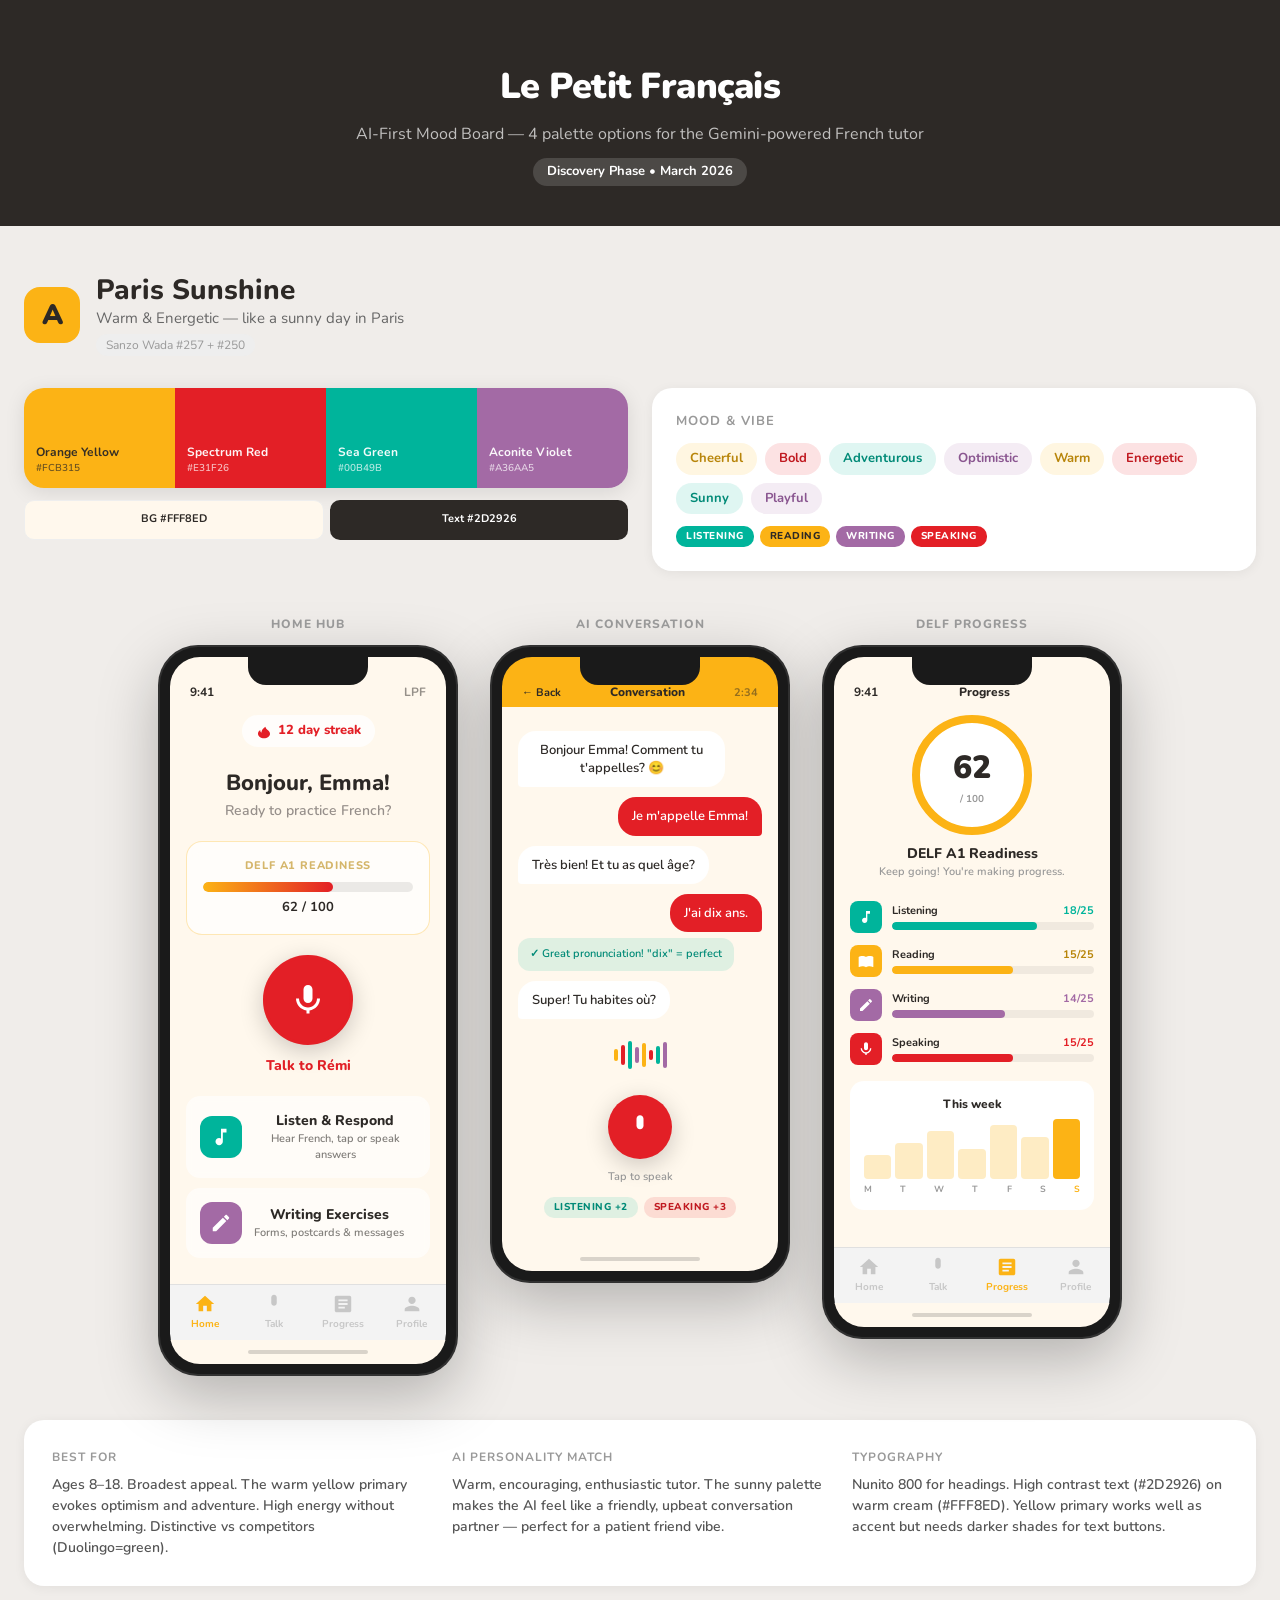
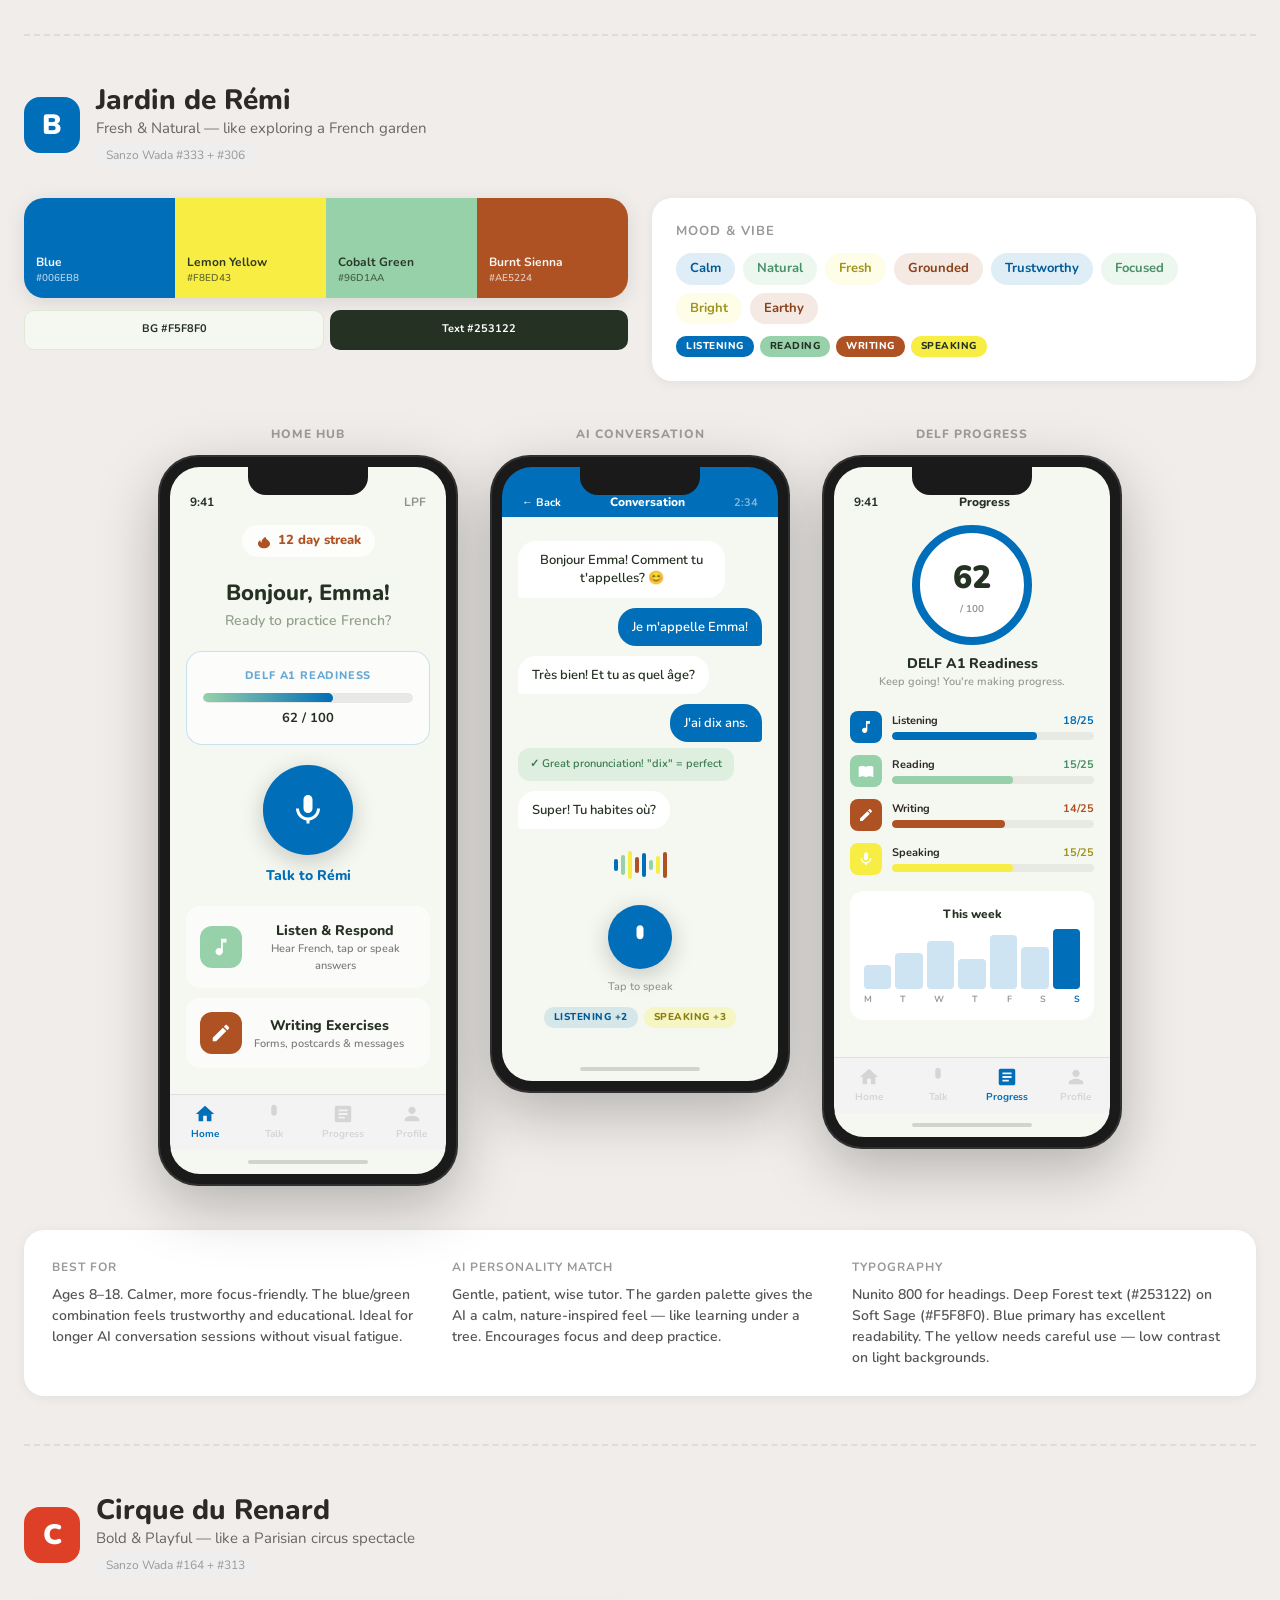
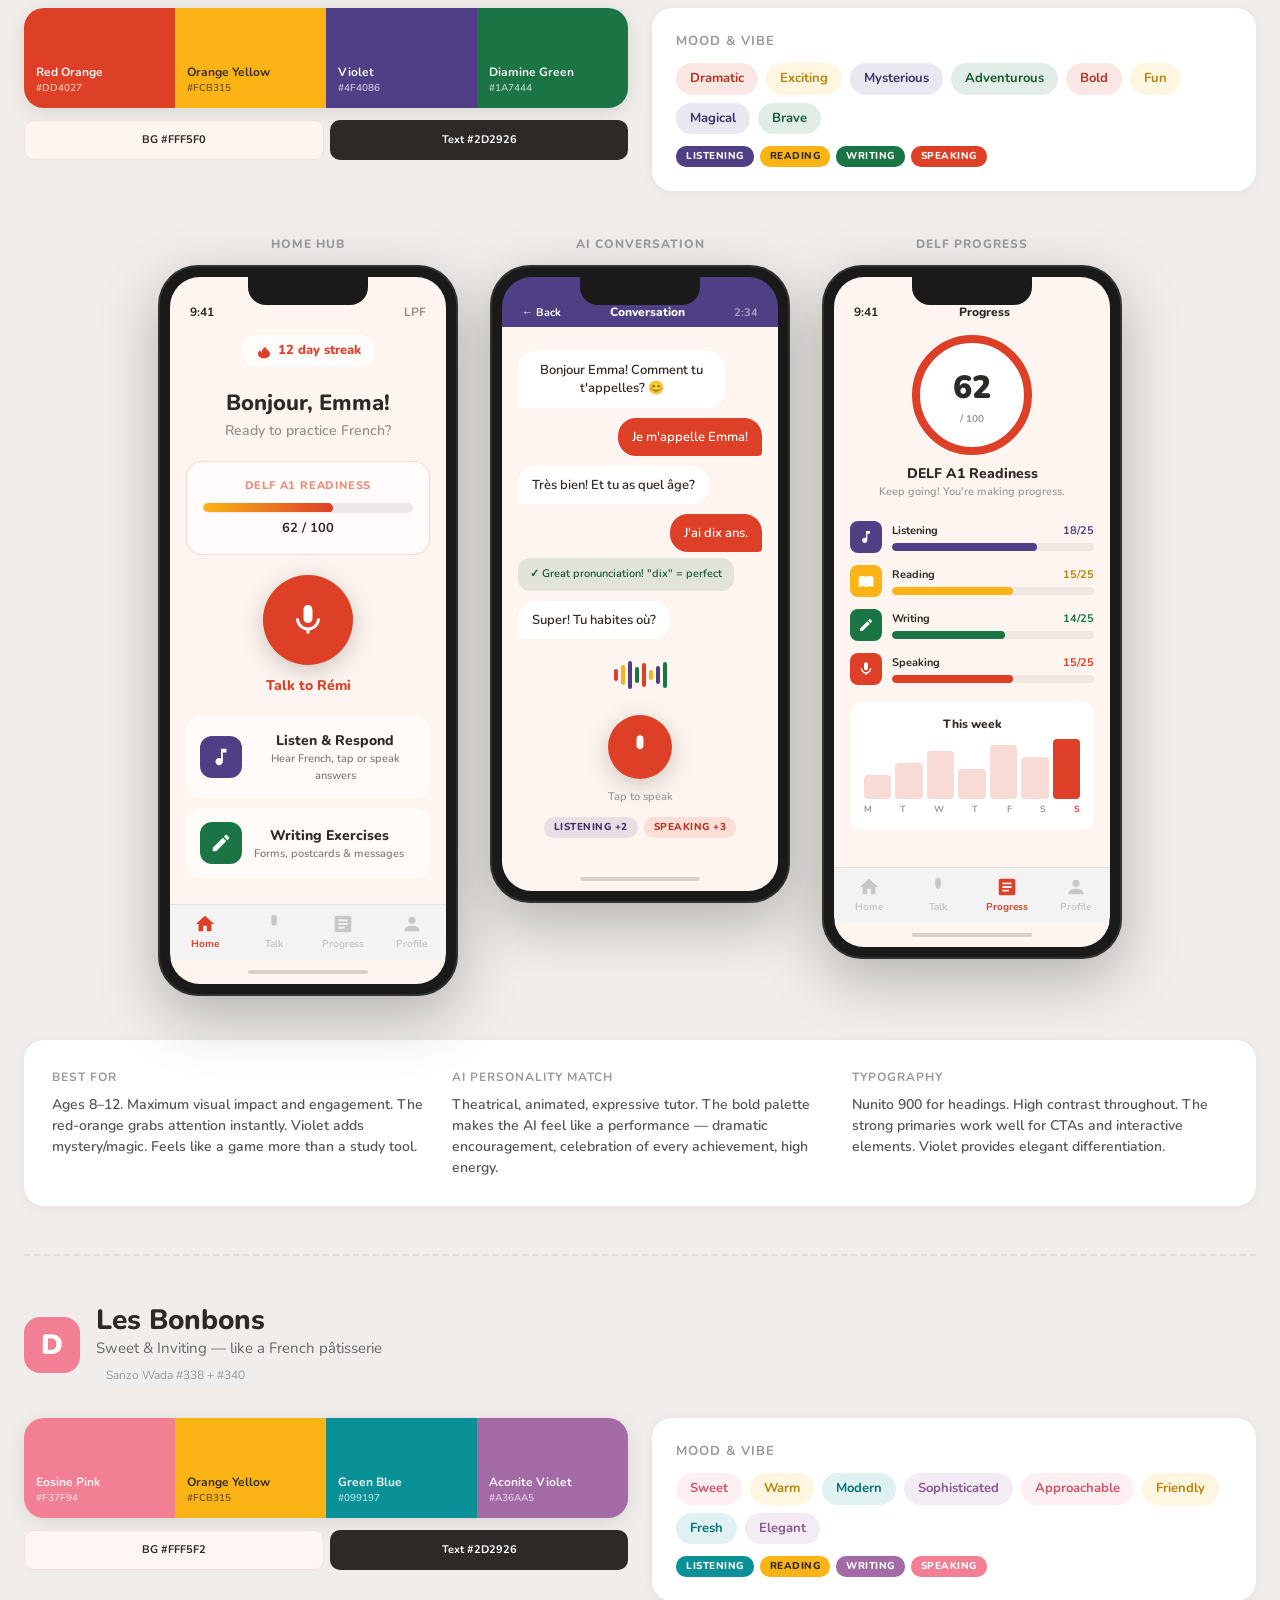
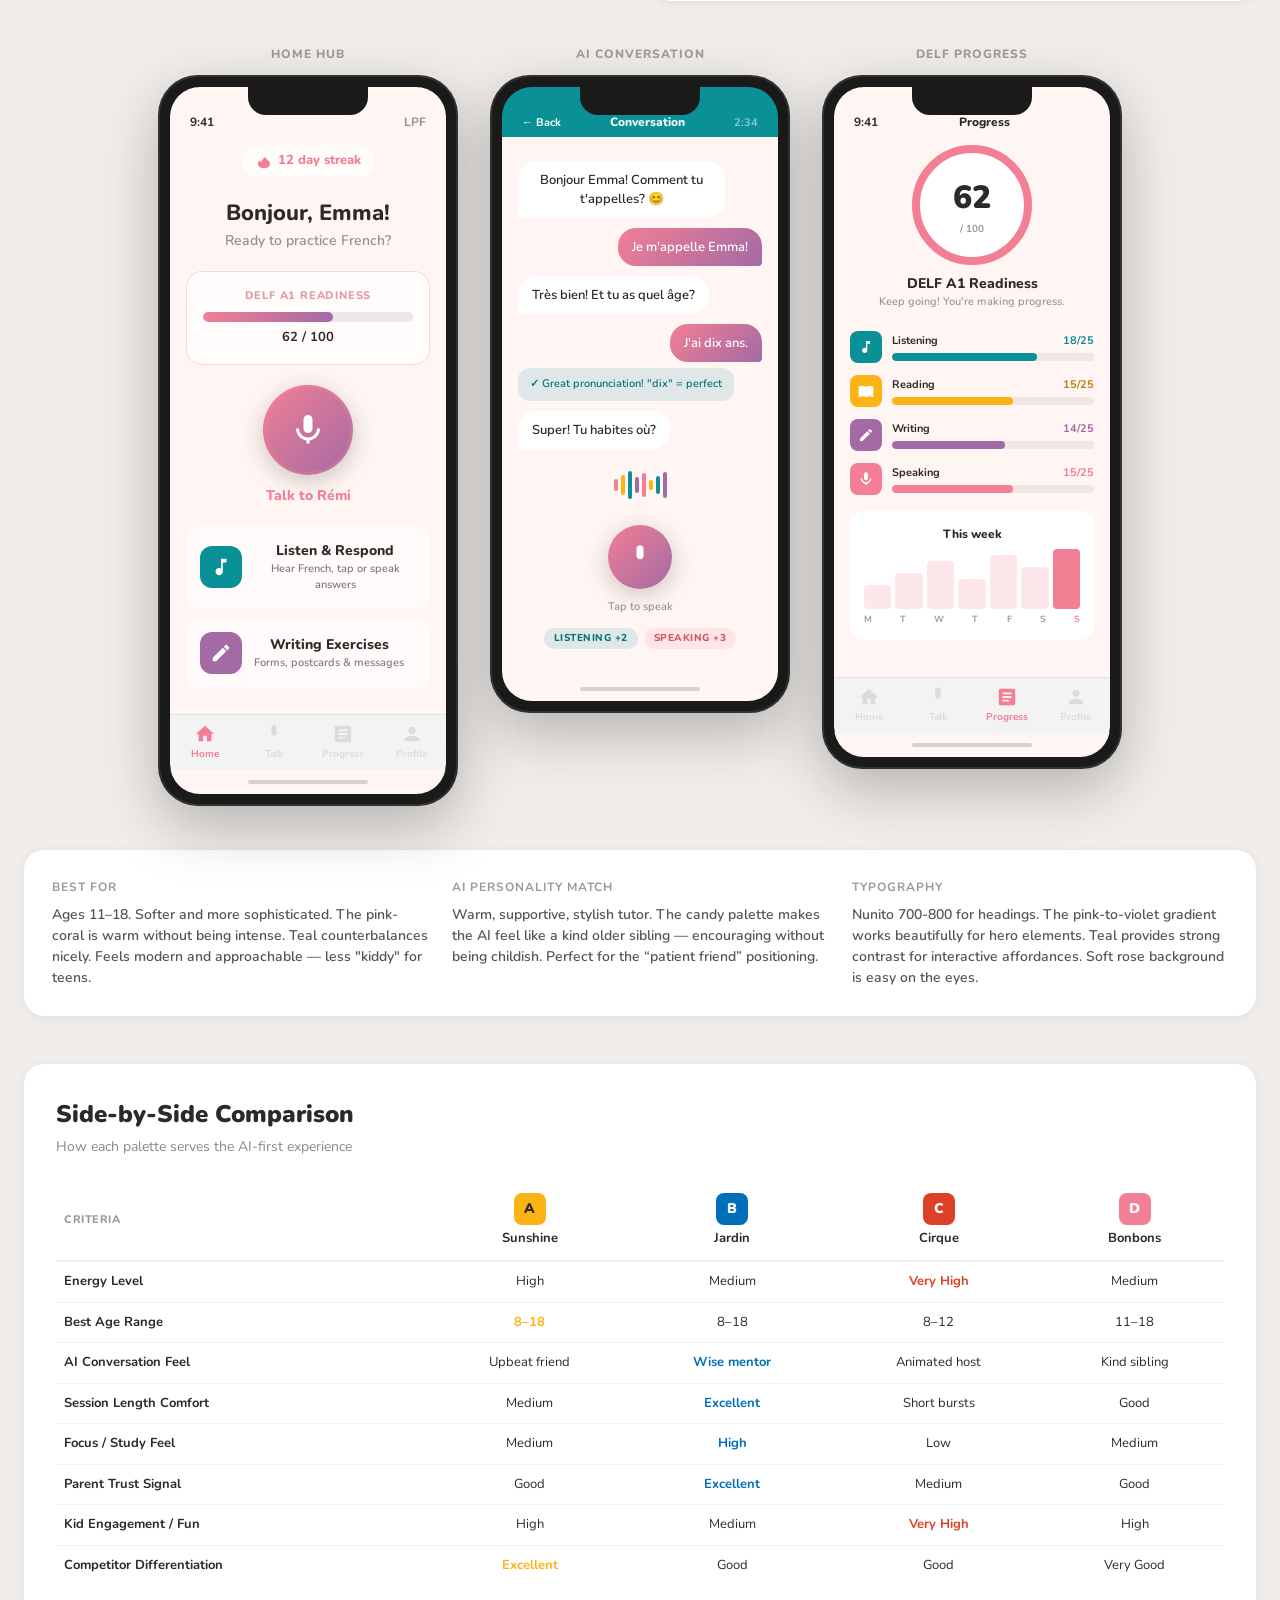
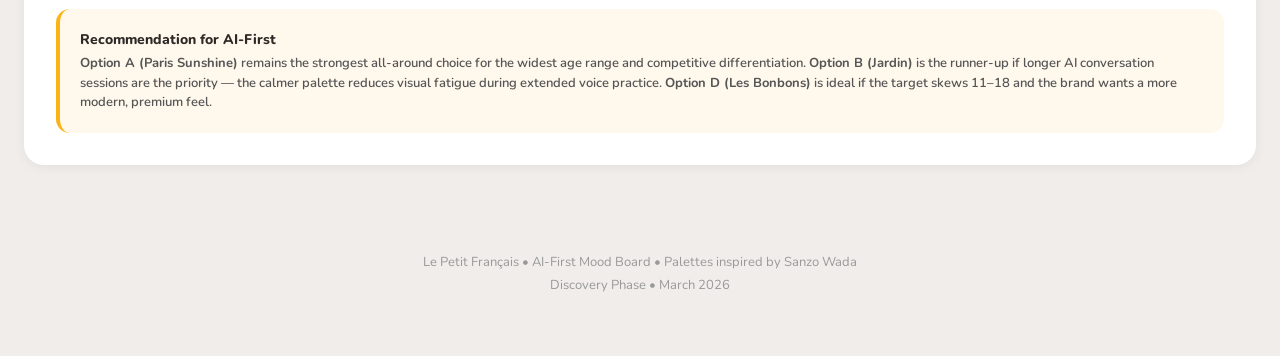
<file: docs/design/ai-first-moodboard.html>
<!DOCTYPE html>
<html lang="en">
<head>
<meta charset="UTF-8">
<meta name="viewport" content="width=device-width, initial-scale=1.0">
<title>Le Petit Fran&ccedil;ais — AI-First Mood Board</title>
<link rel="preconnect" href="https://fonts.googleapis.com">
<link href="https://fonts.googleapis.com/css2?family=Nunito:wght@400;600;700;800;900&display=swap" rel="stylesheet">
<style>
  :root {
    --font: 'Nunito', -apple-system, 'Helvetica Neue', sans-serif;
  }
  * { box-sizing: border-box; margin: 0; padding: 0; }
  body {
    font-family: var(--font);
    background: #F0EDEA;
    color: #2D2926;
    line-height: 1.5;
  }

  /* ── Header ── */
  .page-header {
    text-align: center;
    padding: 60px 24px 40px;
    background: #2D2926;
    color: #fff;
  }
  .page-header h1 {
    font-size: 36px;
    font-weight: 900;
    letter-spacing: -0.5px;
    margin-bottom: 8px;
  }
  .page-header p {
    font-size: 16px;
    opacity: 0.7;
    max-width: 600px;
    margin: 0 auto;
  }
  .page-header .badge {
    display: inline-block;
    background: rgba(255,255,255,0.15);
    padding: 4px 14px;
    border-radius: 20px;
    font-size: 13px;
    margin-top: 12px;
    font-weight: 700;
  }

  /* ── Palette Sections ── */
  .palette-section {
    max-width: 1400px;
    margin: 48px auto;
    padding: 0 24px;
  }
  .palette-header-bar {
    display: flex;
    align-items: center;
    gap: 16px;
    margin-bottom: 32px;
    flex-wrap: wrap;
  }
  .palette-letter {
    width: 56px;
    height: 56px;
    border-radius: 16px;
    display: flex;
    align-items: center;
    justify-content: center;
    font-size: 28px;
    font-weight: 900;
    color: #fff;
    flex-shrink: 0;
  }
  .palette-meta h2 {
    font-size: 28px;
    font-weight: 800;
    line-height: 1.2;
  }
  .palette-meta .tagline {
    font-size: 15px;
    color: #666;
  }
  .palette-meta .wada-ref {
    font-size: 12px;
    color: #999;
    background: #eee;
    display: inline-block;
    padding: 2px 10px;
    border-radius: 12px;
    margin-top: 4px;
  }

  /* ── Mood Board Grid ── */
  .mood-grid {
    display: grid;
    grid-template-columns: 1fr 1fr;
    gap: 24px;
    margin-bottom: 24px;
  }
  @media (max-width: 900px) {
    .mood-grid { grid-template-columns: 1fr; }
  }

  /* ── Color Swatch Strip ── */
  .swatch-strip {
    display: flex;
    border-radius: 20px;
    overflow: hidden;
    height: 100px;
    box-shadow: 0 4px 20px rgba(0,0,0,0.1);
  }
  .swatch-strip .swatch {
    flex: 1;
    display: flex;
    flex-direction: column;
    justify-content: flex-end;
    padding: 12px;
    transition: flex 0.3s ease;
    cursor: default;
  }
  .swatch-strip .swatch:hover { flex: 1.5; }
  .swatch-strip .swatch .name {
    font-size: 12px;
    font-weight: 700;
    opacity: 0.95;
  }
  .swatch-strip .swatch .hex {
    font-size: 10px;
    opacity: 0.7;
    font-weight: 600;
  }

  /* ── Mood Keywords ── */
  .mood-keywords {
    background: #fff;
    border-radius: 20px;
    padding: 24px;
    box-shadow: 0 2px 12px rgba(0,0,0,0.06);
  }
  .mood-keywords h3 {
    font-size: 13px;
    text-transform: uppercase;
    letter-spacing: 1px;
    color: #999;
    margin-bottom: 12px;
  }
  .mood-keywords .keywords {
    display: flex;
    flex-wrap: wrap;
    gap: 8px;
  }
  .mood-keywords .kw {
    padding: 6px 14px;
    border-radius: 20px;
    font-size: 13px;
    font-weight: 700;
  }

  /* ── Phone Mockup ── */
  .phone-frame {
    width: 300px;
    margin: 0 auto;
    background: #1a1a1a;
    border-radius: 40px;
    padding: 12px;
    box-shadow: 0 20px 60px rgba(0,0,0,0.25), inset 0 0 0 2px rgba(255,255,255,0.1);
  }
  .phone-screen {
    border-radius: 30px;
    overflow: hidden;
    position: relative;
  }
  .phone-notch {
    position: absolute;
    top: 0;
    left: 50%;
    transform: translateX(-50%);
    width: 120px;
    height: 28px;
    background: #1a1a1a;
    border-radius: 0 0 18px 18px;
    z-index: 10;
  }
  .phone-status-bar {
    height: 50px;
    display: flex;
    align-items: flex-end;
    justify-content: space-between;
    padding: 0 20px 6px;
    font-size: 12px;
    font-weight: 700;
    position: relative;
    z-index: 5;
  }
  .phone-body {
    min-height: 540px;
    padding: 8px 16px 16px;
    position: relative;
  }
  .phone-bottom-nav {
    display: flex;
    height: 56px;
    border-top: 1px solid rgba(0,0,0,0.08);
    background: rgba(255,255,255,0.95);
    backdrop-filter: blur(10px);
  }
  .phone-bottom-nav .nav-item {
    flex: 1;
    display: flex;
    flex-direction: column;
    align-items: center;
    justify-content: center;
    gap: 2px;
    font-size: 10px;
    font-weight: 700;
    opacity: 0.4;
  }
  .phone-bottom-nav .nav-item.active { opacity: 1; }
  .phone-bottom-nav .nav-item svg { width: 22px; height: 22px; }

  .phone-home-indicator {
    height: 24px;
    display: flex;
    align-items: center;
    justify-content: center;
  }
  .phone-home-indicator div {
    width: 120px;
    height: 4px;
    background: rgba(0,0,0,0.15);
    border-radius: 3px;
  }

  /* ── Screen-specific styles ── */
  .greeting {
    font-size: 22px;
    font-weight: 800;
    margin-top: 4px;
  }
  .greeting-sub {
    font-size: 14px;
    opacity: 0.7;
    font-weight: 600;
    margin-bottom: 20px;
  }
  .delf-meter {
    border-radius: 16px;
    padding: 16px;
    margin-bottom: 16px;
    background: rgba(255,255,255,0.7);
    backdrop-filter: blur(8px);
  }
  .delf-meter .label {
    font-size: 11px;
    text-transform: uppercase;
    letter-spacing: 0.8px;
    font-weight: 800;
    opacity: 0.6;
    margin-bottom: 8px;
  }
  .delf-meter .bar-bg {
    height: 10px;
    border-radius: 5px;
    background: rgba(0,0,0,0.08);
    overflow: hidden;
    margin-bottom: 6px;
  }
  .delf-meter .bar-fill {
    height: 100%;
    border-radius: 5px;
    transition: width 0.5s ease;
  }
  .delf-meter .score {
    font-size: 13px;
    font-weight: 700;
  }

  .talk-btn {
    width: 90px;
    height: 90px;
    border-radius: 50%;
    display: flex;
    align-items: center;
    justify-content: center;
    margin: 20px auto 10px;
    box-shadow: 0 6px 24px rgba(0,0,0,0.2);
    cursor: pointer;
    transition: transform 0.2s;
    position: relative;
  }
  .talk-btn:hover { transform: scale(1.05); }
  .talk-btn svg { width: 36px; height: 36px; fill: #fff; }
  .talk-btn-label {
    text-align: center;
    font-size: 14px;
    font-weight: 800;
    margin-bottom: 20px;
  }

  .pulse-ring {
    position: absolute;
    width: 100%;
    height: 100%;
    border-radius: 50%;
    border: 3px solid currentColor;
    opacity: 0.3;
    animation: pulse 2s ease-out infinite;
  }
  @keyframes pulse {
    0% { transform: scale(1); opacity: 0.3; }
    100% { transform: scale(1.6); opacity: 0; }
  }

  .mode-card {
    border-radius: 14px;
    padding: 14px;
    display: flex;
    align-items: center;
    gap: 12px;
    margin-bottom: 10px;
    background: rgba(255,255,255,0.6);
    backdrop-filter: blur(4px);
  }
  .mode-icon {
    width: 42px;
    height: 42px;
    border-radius: 12px;
    display: flex;
    align-items: center;
    justify-content: center;
    flex-shrink: 0;
  }
  .mode-icon svg { width: 22px; height: 22px; fill: #fff; }
  .mode-info .mode-name { font-size: 14px; font-weight: 800; }
  .mode-info .mode-desc { font-size: 11px; opacity: 0.6; font-weight: 600; }

  /* ── Conversation Screen ── */
  .conv-messages {
    display: flex;
    flex-direction: column;
    gap: 10px;
    margin: 16px 0;
  }
  .conv-msg {
    max-width: 85%;
    padding: 10px 14px;
    border-radius: 18px;
    font-size: 13px;
    font-weight: 600;
    line-height: 1.4;
  }
  .conv-msg.ai {
    align-self: flex-start;
    border-bottom-left-radius: 4px;
  }
  .conv-msg.user {
    align-self: flex-end;
    color: #fff;
    border-bottom-right-radius: 4px;
  }
  .conv-feedback {
    font-size: 11px;
    padding: 8px 12px;
    border-radius: 12px;
    margin-top: -4px;
    align-self: flex-start;
    font-weight: 600;
  }
  .waveform {
    display: flex;
    align-items: center;
    justify-content: center;
    gap: 3px;
    height: 40px;
    margin: 12px 0;
  }
  .waveform .bar {
    width: 4px;
    border-radius: 2px;
    animation: waveAnim 0.8s ease-in-out infinite alternate;
  }
  @keyframes waveAnim {
    0% { height: 8px; }
    100% { height: 30px; }
  }

  /* ── Mockup Row ── */
  .mockup-row {
    display: flex;
    gap: 32px;
    justify-content: center;
    flex-wrap: wrap;
    padding: 20px 0;
  }
  .mockup-col {
    text-align: center;
  }
  .mockup-col .screen-label {
    font-size: 12px;
    font-weight: 800;
    text-transform: uppercase;
    letter-spacing: 1px;
    color: #999;
    margin-bottom: 12px;
  }

  /* ── Notes ── */
  .palette-notes {
    background: #fff;
    border-radius: 20px;
    padding: 28px;
    margin-top: 24px;
    box-shadow: 0 2px 12px rgba(0,0,0,0.06);
    display: grid;
    grid-template-columns: 1fr 1fr 1fr;
    gap: 24px;
  }
  @media (max-width: 900px) {
    .palette-notes { grid-template-columns: 1fr; }
  }
  .note-block h4 {
    font-size: 12px;
    text-transform: uppercase;
    letter-spacing: 1px;
    color: #999;
    margin-bottom: 8px;
  }
  .note-block p {
    font-size: 14px;
    font-weight: 600;
    color: #555;
  }

  /* ── Divider ── */
  .section-divider {
    max-width: 1400px;
    margin: 0 auto;
    padding: 0 24px;
  }
  .section-divider hr {
    border: none;
    border-top: 2px dashed #ddd;
  }

  /* ── Skill Pills ── */
  .skill-pills {
    display: flex;
    gap: 6px;
    flex-wrap: wrap;
    margin-top: 12px;
  }
  .skill-pill {
    font-size: 10px;
    font-weight: 800;
    padding: 3px 10px;
    border-radius: 10px;
    text-transform: uppercase;
    letter-spacing: 0.5px;
  }

  /* ── Progress Screen ── */
  .skill-row {
    display: flex;
    align-items: center;
    gap: 10px;
    margin-bottom: 12px;
  }
  .skill-row .skill-icon {
    width: 32px;
    height: 32px;
    border-radius: 8px;
    display: flex;
    align-items: center;
    justify-content: center;
    flex-shrink: 0;
  }
  .skill-row .skill-icon svg { width: 16px; height: 16px; fill: #fff; }
  .skill-row .skill-bar-wrap { flex: 1; }
  .skill-row .skill-label {
    font-size: 11px;
    font-weight: 700;
    display: flex;
    justify-content: space-between;
    margin-bottom: 3px;
  }
  .skill-row .skill-bar {
    height: 8px;
    border-radius: 4px;
    background: rgba(0,0,0,0.06);
    overflow: hidden;
  }
  .skill-row .skill-bar-fill {
    height: 100%;
    border-radius: 4px;
  }

  /* ── Streak Badge ── */
  .streak-badge {
    display: inline-flex;
    align-items: center;
    gap: 6px;
    padding: 6px 14px;
    border-radius: 20px;
    font-size: 13px;
    font-weight: 800;
    background: rgba(255,255,255,0.8);
    margin-bottom: 16px;
  }

  /* ── Footer ── */
  .page-footer {
    text-align: center;
    padding: 40px 24px 60px;
    color: #999;
    font-size: 13px;
  }
</style>
</head>
<body>

<!-- ══════════════════════════════════════════════ -->
<!-- HEADER -->
<!-- ══════════════════════════════════════════════ -->
<div class="page-header">
  <h1>Le Petit Fran&ccedil;ais</h1>
  <p>AI-First Mood Board &mdash; 4 palette options for the Gemini-powered French tutor</p>
  <div class="badge">Discovery Phase &bull; March 2026</div>
</div>


<!-- ══════════════════════════════════════════════ -->
<!-- PALETTE A: PARIS SUNSHINE -->
<!-- ══════════════════════════════════════════════ -->
<div class="palette-section" id="sunshine">
  <div class="palette-header-bar">
    <div class="palette-letter" style="background: #FCB315; color: #2D2926;">A</div>
    <div class="palette-meta">
      <h2>Paris Sunshine</h2>
      <div class="tagline">Warm &amp; Energetic &mdash; like a sunny day in Paris</div>
      <span class="wada-ref">Sanzo Wada #257 + #250</span>
    </div>
  </div>

  <!-- Swatches + Mood -->
  <div class="mood-grid">
    <div>
      <div class="swatch-strip">
        <div class="swatch" style="background:#FCB315;"><span class="name" style="color:#2D2926;">Orange Yellow</span><span class="hex" style="color:#2D2926;">#FCB315</span></div>
        <div class="swatch" style="background:#E31F26;"><span class="name" style="color:#fff;">Spectrum Red</span><span class="hex" style="color:#fff;">#E31F26</span></div>
        <div class="swatch" style="background:#00B49B;"><span class="name" style="color:#fff;">Sea Green</span><span class="hex" style="color:#fff;">#00B49B</span></div>
        <div class="swatch" style="background:#A36AA5;"><span class="name" style="color:#fff;">Aconite Violet</span><span class="hex" style="color:#fff;">#A36AA5</span></div>
      </div>
      <div style="display:flex; gap:6px; margin-top:12px;">
        <div style="flex:1; height:40px; border-radius:10px; background:#FFF8ED; display:flex; align-items:center; justify-content:center; font-size:11px; font-weight:700; color:#2D2926; border: 1px solid #eee;">BG #FFF8ED</div>
        <div style="flex:1; height:40px; border-radius:10px; background:#2D2926; display:flex; align-items:center; justify-content:center; font-size:11px; font-weight:700; color:#fff;">Text #2D2926</div>
      </div>
    </div>
    <div class="mood-keywords">
      <h3>Mood &amp; Vibe</h3>
      <div class="keywords">
        <span class="kw" style="background:#FCB31520; color:#b8850a;">Cheerful</span>
        <span class="kw" style="background:#E31F2620; color:#c01920;">Bold</span>
        <span class="kw" style="background:#00B49B20; color:#008a77;">Adventurous</span>
        <span class="kw" style="background:#A36AA520; color:#8a5690;">Optimistic</span>
        <span class="kw" style="background:#FCB31520; color:#b8850a;">Warm</span>
        <span class="kw" style="background:#E31F2620; color:#c01920;">Energetic</span>
        <span class="kw" style="background:#00B49B20; color:#008a77;">Sunny</span>
        <span class="kw" style="background:#A36AA520; color:#8a5690;">Playful</span>
      </div>
      <div class="skill-pills">
        <span class="skill-pill" style="background:#00B49B; color:#fff;">Listening</span>
        <span class="skill-pill" style="background:#FCB315; color:#2D2926;">Reading</span>
        <span class="skill-pill" style="background:#A36AA5; color:#fff;">Writing</span>
        <span class="skill-pill" style="background:#E31F26; color:#fff;">Speaking</span>
      </div>
    </div>
  </div>

  <!-- Phone Mockups -->
  <div class="mockup-row">
    <!-- HOME SCREEN -->
    <div class="mockup-col">
      <div class="screen-label">Home Hub</div>
      <div class="phone-frame">
        <div class="phone-screen">
          <div class="phone-notch"></div>
          <div class="phone-status-bar" style="background: #FFF8ED; color: #2D2926;">
            <span>9:41</span><span style="opacity:0.5">LPF</span>
          </div>
          <div class="phone-body" style="background: #FFF8ED;">
            <div class="streak-badge" style="color: #E31F26;">
              <svg width="16" height="16" viewBox="0 0 24 24" fill="#E31F26"><path d="M12 23c-4.97 0-9-3.13-9-7 0-2.38 1.34-4.33 3.5-5.5-.28 1.5.2 3 1.5 4 0-4 3-7 6-9 .5 2 1.5 3.5 3 4.5C19 11.5 21 13.5 21 16c0 3.87-4.03 7-9 7z"/></svg>
              12 day streak
            </div>
            <div class="greeting" style="color: #2D2926;">Bonjour, Emma!</div>
            <div class="greeting-sub" style="color: #6b6462;">Ready to practice French?</div>

            <div class="delf-meter" style="border: 1px solid rgba(252,179,21,0.3);">
              <div class="label" style="color: #b8850a;">DELF A1 Readiness</div>
              <div class="bar-bg"><div class="bar-fill" style="width: 62%; background: linear-gradient(90deg, #FCB315, #E31F26);"></div></div>
              <div class="score" style="color: #2D2926;">62 / 100</div>
            </div>

            <div class="talk-btn" style="background: #E31F26;">
              <div class="pulse-ring" style="color: #E31F26;"></div>
              <svg viewBox="0 0 24 24"><path d="M12 14c1.66 0 3-1.34 3-3V5c0-1.66-1.34-3-3-3S9 3.34 9 5v6c0 1.66 1.34 3 3 3zm-1 7h2v-2c3.93-.5 7-3.88 7-7.95h-2c0 3.31-2.69 6-6 6s-6-2.69-6-6H4c0 4.07 3.07 7.45 7 7.95V21z"/></svg>
            </div>
            <div class="talk-btn-label" style="color: #E31F26;">Talk to R&eacute;mi</div>

            <div class="mode-card">
              <div class="mode-icon" style="background: #00B49B;">
                <svg viewBox="0 0 24 24"><path d="M12 3v10.55c-.59-.34-1.27-.55-2-.55C7.79 13 6 14.79 6 17s1.79 4 4 4 4-1.79 4-4V7h4V3h-6z"/></svg>
              </div>
              <div class="mode-info">
                <div class="mode-name" style="color: #2D2926;">Listen &amp; Respond</div>
                <div class="mode-desc">Hear French, tap or speak answers</div>
              </div>
            </div>
            <div class="mode-card">
              <div class="mode-icon" style="background: #A36AA5;">
                <svg viewBox="0 0 24 24"><path d="M3 17.25V21h3.75L17.81 9.94l-3.75-3.75L3 17.25zM20.71 7.04c.39-.39.39-1.02 0-1.41l-2.34-2.34c-.39-.39-1.02-.39-1.41 0l-1.83 1.83 3.75 3.75 1.83-1.83z"/></svg>
              </div>
              <div class="mode-info">
                <div class="mode-name" style="color: #2D2926;">Writing Exercises</div>
                <div class="mode-desc">Forms, postcards &amp; messages</div>
              </div>
            </div>
          </div>
          <div class="phone-bottom-nav">
            <div class="nav-item active" style="color: #FCB315;">
              <svg viewBox="0 0 24 24" fill="currentColor" width="22" height="22"><path d="M10 20v-6h4v6h5v-8h3L12 3 2 12h3v8z"/></svg>
              <span>Home</span>
            </div>
            <div class="nav-item" style="color: #888;">
              <svg viewBox="0 0 24 24" fill="currentColor"><path d="M12 14c1.66 0 3-1.34 3-3V5c0-1.66-1.34-3-3-3S9 3.34 9 5v6c0 1.66 1.34 3 3 3z"/></svg>
              <span>Talk</span>
            </div>
            <div class="nav-item" style="color: #888;">
              <svg viewBox="0 0 24 24" fill="currentColor"><path d="M19 3H5c-1.1 0-2 .9-2 2v14c0 1.1.9 2 2 2h14c1.1 0 2-.9 2-2V5c0-1.1-.9-2-2-2zm-5 14H7v-2h7v2zm3-4H7v-2h10v2zm0-4H7V7h10v2z"/></svg>
              <span>Progress</span>
            </div>
            <div class="nav-item" style="color: #888;">
              <svg viewBox="0 0 24 24" fill="currentColor"><path d="M12 12c2.21 0 4-1.79 4-4s-1.79-4-4-4-4 1.79-4 4 1.79 4 4 4zm0 2c-2.67 0-8 1.34-8 4v2h16v-2c0-2.66-5.33-4-8-4z"/></svg>
              <span>Profile</span>
            </div>
          </div>
          <div class="phone-home-indicator" style="background: #FFF8ED;"><div></div></div>
        </div>
      </div>
    </div>

    <!-- CONVERSATION SCREEN -->
    <div class="mockup-col">
      <div class="screen-label">AI Conversation</div>
      <div class="phone-frame">
        <div class="phone-screen">
          <div class="phone-notch"></div>
          <div class="phone-status-bar" style="background: #FCB315; color: #2D2926;">
            <span style="font-size:11px;">&larr; Back</span><span style="font-weight:800;">Conversation</span><span style="opacity:0.5; font-size:11px;">2:34</span>
          </div>
          <div class="phone-body" style="background: #FFF8ED;">
            <div class="conv-messages">
              <div class="conv-msg ai" style="background: #fff; color: #2D2926;">
                Bonjour Emma! Comment tu t'appelles? &#x1F60A;
              </div>
              <div class="conv-msg user" style="background: #E31F26;">
                Je m'appelle Emma!
              </div>
              <div class="conv-msg ai" style="background: #fff; color: #2D2926;">
                Tr&egrave;s bien! Et tu as quel &acirc;ge?
              </div>
              <div class="conv-msg user" style="background: #E31F26;">
                J'ai dix ans.
              </div>
              <div class="conv-feedback" style="background: #00B49B20; color: #008a77;">
                &#10003; Great pronunciation! &quot;dix&quot; = perfect
              </div>
              <div class="conv-msg ai" style="background: #fff; color: #2D2926;">
                Super! Tu habites o&ugrave;?
              </div>
            </div>

            <div class="waveform">
              <div class="bar" style="background:#FCB315; animation-delay:0s; height:12px;"></div>
              <div class="bar" style="background:#E31F26; animation-delay:0.1s; height:20px;"></div>
              <div class="bar" style="background:#00B49B; animation-delay:0.2s; height:28px;"></div>
              <div class="bar" style="background:#A36AA5; animation-delay:0.3s; height:16px;"></div>
              <div class="bar" style="background:#FCB315; animation-delay:0.4s; height:24px;"></div>
              <div class="bar" style="background:#E31F26; animation-delay:0.15s; height:10px;"></div>
              <div class="bar" style="background:#00B49B; animation-delay:0.25s; height:18px;"></div>
              <div class="bar" style="background:#A36AA5; animation-delay:0.35s; height:26px;"></div>
            </div>

            <div style="text-align:center;">
              <div class="talk-btn" style="background: #E31F26; width:64px; height:64px;">
                <svg viewBox="0 0 24 24" style="width:28px; height:28px;"><path d="M12 14c1.66 0 3-1.34 3-3V5c0-1.66-1.34-3-3-3S9 3.34 9 5v6c0 1.66 1.34 3 3 3z"/></svg>
              </div>
              <div style="font-size:11px; color:#999; font-weight:600; margin-top:4px;">Tap to speak</div>
            </div>

            <div style="display:flex; gap:6px; margin-top:12px; justify-content:center;">
              <span class="skill-pill" style="background:#00B49B20; color:#008a77;">Listening +2</span>
              <span class="skill-pill" style="background:#E31F2620; color:#c01920;">Speaking +3</span>
            </div>
          </div>
          <div class="phone-home-indicator" style="background: #FFF8ED;"><div></div></div>
        </div>
      </div>
    </div>

    <!-- PROGRESS SCREEN -->
    <div class="mockup-col">
      <div class="screen-label">DELF Progress</div>
      <div class="phone-frame">
        <div class="phone-screen">
          <div class="phone-notch"></div>
          <div class="phone-status-bar" style="background: #FFF8ED; color: #2D2926;">
            <span>9:41</span><span style="font-weight:800;">Progress</span><span></span>
          </div>
          <div class="phone-body" style="background: #FFF8ED;">
            <div style="text-align:center; margin-bottom:20px;">
              <div style="width:120px; height:120px; border-radius:50%; border:8px solid #FCB315; margin:0 auto 8px; display:flex; flex-direction:column; align-items:center; justify-content:center; background:#fff;">
                <div style="font-size:32px; font-weight:900; color:#2D2926;">62</div>
                <div style="font-size:10px; font-weight:700; color:#999;">/ 100</div>
              </div>
              <div style="font-size:14px; font-weight:800; color:#2D2926;">DELF A1 Readiness</div>
              <div style="font-size:11px; color:#999; font-weight:600;">Keep going! You're making progress.</div>
            </div>

            <div class="skill-row">
              <div class="skill-icon" style="background:#00B49B;">
                <svg viewBox="0 0 24 24"><path d="M12 3v10.55c-.59-.34-1.27-.55-2-.55C7.79 13 6 14.79 6 17s1.79 4 4 4 4-1.79 4-4V7h4V3h-6z"/></svg>
              </div>
              <div class="skill-bar-wrap">
                <div class="skill-label"><span>Listening</span><span style="color:#00B49B;">18/25</span></div>
                <div class="skill-bar"><div class="skill-bar-fill" style="width:72%; background:#00B49B;"></div></div>
              </div>
            </div>
            <div class="skill-row">
              <div class="skill-icon" style="background:#FCB315;">
                <svg viewBox="0 0 24 24"><path d="M21 5c-1.11-.35-2.33-.5-3.5-.5-1.95 0-4.05.4-5.5 1.5-1.45-1.1-3.55-1.5-5.5-1.5S2.45 4.9 1 6v14.65c0 .25.25.5.5.5.1 0 .15-.05.25-.05C3.1 20.45 5.05 20 6.5 20c1.95 0 4.05.4 5.5 1.5 1.35-.85 3.8-1.5 5.5-1.5 1.65 0 3.35.3 4.75 1.05.1.05.15.05.25.05.25 0 .5-.25.5-.5V6c-.6-.45-1.25-.75-2-1z"/></svg>
              </div>
              <div class="skill-bar-wrap">
                <div class="skill-label"><span>Reading</span><span style="color:#b8850a;">15/25</span></div>
                <div class="skill-bar"><div class="skill-bar-fill" style="width:60%; background:#FCB315;"></div></div>
              </div>
            </div>
            <div class="skill-row">
              <div class="skill-icon" style="background:#A36AA5;">
                <svg viewBox="0 0 24 24"><path d="M3 17.25V21h3.75L17.81 9.94l-3.75-3.75L3 17.25zM20.71 7.04c.39-.39.39-1.02 0-1.41l-2.34-2.34c-.39-.39-1.02-.39-1.41 0l-1.83 1.83 3.75 3.75 1.83-1.83z"/></svg>
              </div>
              <div class="skill-bar-wrap">
                <div class="skill-label"><span>Writing</span><span style="color:#A36AA5;">14/25</span></div>
                <div class="skill-bar"><div class="skill-bar-fill" style="width:56%; background:#A36AA5;"></div></div>
              </div>
            </div>
            <div class="skill-row">
              <div class="skill-icon" style="background:#E31F26;">
                <svg viewBox="0 0 24 24"><path d="M12 14c1.66 0 3-1.34 3-3V5c0-1.66-1.34-3-3-3S9 3.34 9 5v6c0 1.66 1.34 3 3 3zm-1 7h2v-2c3.93-.5 7-3.88 7-7.95h-2c0 3.31-2.69 6-6 6s-6-2.69-6-6H4c0 4.07 3.07 7.45 7 7.95V21z"/></svg>
              </div>
              <div class="skill-bar-wrap">
                <div class="skill-label"><span>Speaking</span><span style="color:#E31F26;">15/25</span></div>
                <div class="skill-bar"><div class="skill-bar-fill" style="width:60%; background:#E31F26;"></div></div>
              </div>
            </div>

            <div style="background:#fff; border-radius:14px; padding:14px; margin-top:16px;">
              <div style="font-size:12px; font-weight:800; color:#2D2926; margin-bottom:6px;">This week</div>
              <div style="display:flex; gap:4px; align-items:flex-end; height:60px;">
                <div style="flex:1; background:#FCB31540; border-radius:4px; height:40%;"></div>
                <div style="flex:1; background:#FCB31540; border-radius:4px; height:60%;"></div>
                <div style="flex:1; background:#FCB31540; border-radius:4px; height:80%;"></div>
                <div style="flex:1; background:#FCB31540; border-radius:4px; height:50%;"></div>
                <div style="flex:1; background:#FCB31540; border-radius:4px; height:90%;"></div>
                <div style="flex:1; background:#FCB31540; border-radius:4px; height:70%;"></div>
                <div style="flex:1; background:#FCB315; border-radius:4px; height:100%;"></div>
              </div>
              <div style="display:flex; justify-content:space-between; font-size:9px; color:#999; font-weight:700; margin-top:4px;">
                <span>M</span><span>T</span><span>W</span><span>T</span><span>F</span><span>S</span><span style="color:#FCB315;">S</span>
              </div>
            </div>
          </div>
          <div class="phone-bottom-nav">
            <div class="nav-item" style="color: #888;">
              <svg viewBox="0 0 24 24" fill="currentColor"><path d="M10 20v-6h4v6h5v-8h3L12 3 2 12h3v8z"/></svg>
              <span>Home</span>
            </div>
            <div class="nav-item" style="color: #888;">
              <svg viewBox="0 0 24 24" fill="currentColor"><path d="M12 14c1.66 0 3-1.34 3-3V5c0-1.66-1.34-3-3-3S9 3.34 9 5v6c0 1.66 1.34 3 3 3z"/></svg>
              <span>Talk</span>
            </div>
            <div class="nav-item active" style="color: #FCB315;">
              <svg viewBox="0 0 24 24" fill="currentColor"><path d="M19 3H5c-1.1 0-2 .9-2 2v14c0 1.1.9 2 2 2h14c1.1 0 2-.9 2-2V5c0-1.1-.9-2-2-2zm-5 14H7v-2h7v2zm3-4H7v-2h10v2zm0-4H7V7h10v2z"/></svg>
              <span>Progress</span>
            </div>
            <div class="nav-item" style="color: #888;">
              <svg viewBox="0 0 24 24" fill="currentColor"><path d="M12 12c2.21 0 4-1.79 4-4s-1.79-4-4-4-4 1.79-4 4 1.79 4 4 4zm0 2c-2.67 0-8 1.34-8 4v2h16v-2c0-2.66-5.33-4-8-4z"/></svg>
              <span>Profile</span>
            </div>
          </div>
          <div class="phone-home-indicator" style="background: #FFF8ED;"><div></div></div>
        </div>
      </div>
    </div>
  </div>

  <div class="palette-notes">
    <div class="note-block">
      <h4>Best for</h4>
      <p>Ages 8&ndash;18. Broadest appeal. The warm yellow primary evokes optimism and adventure. High energy without overwhelming. Distinctive vs competitors (Duolingo=green).</p>
    </div>
    <div class="note-block">
      <h4>AI Personality Match</h4>
      <p>Warm, encouraging, enthusiastic tutor. The sunny palette makes the AI feel like a friendly, upbeat conversation partner &mdash; perfect for a patient friend vibe.</p>
    </div>
    <div class="note-block">
      <h4>Typography</h4>
      <p>Nunito 800 for headings. High contrast text (#2D2926) on warm cream (#FFF8ED). Yellow primary works well as accent but needs darker shades for text buttons.</p>
    </div>
  </div>
</div>

<div class="section-divider"><hr></div>


<!-- ══════════════════════════════════════════════ -->
<!-- PALETTE B: JARDIN DE REMI -->
<!-- ══════════════════════════════════════════════ -->
<div class="palette-section" id="jardin">
  <div class="palette-header-bar">
    <div class="palette-letter" style="background: #006EB8;">B</div>
    <div class="palette-meta">
      <h2>Jardin de R&eacute;mi</h2>
      <div class="tagline">Fresh &amp; Natural &mdash; like exploring a French garden</div>
      <span class="wada-ref">Sanzo Wada #333 + #306</span>
    </div>
  </div>

  <div class="mood-grid">
    <div>
      <div class="swatch-strip">
        <div class="swatch" style="background:#006EB8;"><span class="name" style="color:#fff;">Blue</span><span class="hex" style="color:#fff;">#006EB8</span></div>
        <div class="swatch" style="background:#F8ED43;"><span class="name" style="color:#253122;">Lemon Yellow</span><span class="hex" style="color:#253122;">#F8ED43</span></div>
        <div class="swatch" style="background:#96D1AA;"><span class="name" style="color:#253122;">Cobalt Green</span><span class="hex" style="color:#253122;">#96D1AA</span></div>
        <div class="swatch" style="background:#AE5224;"><span class="name" style="color:#fff;">Burnt Sienna</span><span class="hex" style="color:#fff;">#AE5224</span></div>
      </div>
      <div style="display:flex; gap:6px; margin-top:12px;">
        <div style="flex:1; height:40px; border-radius:10px; background:#F5F8F0; display:flex; align-items:center; justify-content:center; font-size:11px; font-weight:700; color:#253122; border: 1px solid #e0e8d8;">BG #F5F8F0</div>
        <div style="flex:1; height:40px; border-radius:10px; background:#253122; display:flex; align-items:center; justify-content:center; font-size:11px; font-weight:700; color:#fff;">Text #253122</div>
      </div>
    </div>
    <div class="mood-keywords">
      <h3>Mood &amp; Vibe</h3>
      <div class="keywords">
        <span class="kw" style="background:#006EB820; color:#005a96;">Calm</span>
        <span class="kw" style="background:#96D1AA30; color:#4a9068;">Natural</span>
        <span class="kw" style="background:#F8ED4320; color:#a09420;">Fresh</span>
        <span class="kw" style="background:#AE522420; color:#8a4018;">Grounded</span>
        <span class="kw" style="background:#006EB820; color:#005a96;">Trustworthy</span>
        <span class="kw" style="background:#96D1AA30; color:#4a9068;">Focused</span>
        <span class="kw" style="background:#F8ED4320; color:#a09420;">Bright</span>
        <span class="kw" style="background:#AE522420; color:#8a4018;">Earthy</span>
      </div>
      <div class="skill-pills">
        <span class="skill-pill" style="background:#006EB8; color:#fff;">Listening</span>
        <span class="skill-pill" style="background:#96D1AA; color:#253122;">Reading</span>
        <span class="skill-pill" style="background:#AE5224; color:#fff;">Writing</span>
        <span class="skill-pill" style="background:#F8ED43; color:#253122;">Speaking</span>
      </div>
    </div>
  </div>

  <div class="mockup-row">
    <!-- HOME SCREEN -->
    <div class="mockup-col">
      <div class="screen-label">Home Hub</div>
      <div class="phone-frame">
        <div class="phone-screen">
          <div class="phone-notch"></div>
          <div class="phone-status-bar" style="background: #F5F8F0; color: #253122;">
            <span>9:41</span><span style="opacity:0.5">LPF</span>
          </div>
          <div class="phone-body" style="background: #F5F8F0;">
            <div class="streak-badge" style="color: #AE5224;">
              <svg width="16" height="16" viewBox="0 0 24 24" fill="#AE5224"><path d="M12 23c-4.97 0-9-3.13-9-7 0-2.38 1.34-4.33 3.5-5.5-.28 1.5.2 3 1.5 4 0-4 3-7 6-9 .5 2 1.5 3.5 3 4.5C19 11.5 21 13.5 21 16c0 3.87-4.03 7-9 7z"/></svg>
              12 day streak
            </div>
            <div class="greeting" style="color: #253122;">Bonjour, Emma!</div>
            <div class="greeting-sub" style="color: #6b7b62;">Ready to practice French?</div>

            <div class="delf-meter" style="border: 1px solid rgba(0,110,184,0.2);">
              <div class="label" style="color: #006EB8;">DELF A1 Readiness</div>
              <div class="bar-bg"><div class="bar-fill" style="width: 62%; background: linear-gradient(90deg, #96D1AA, #006EB8);"></div></div>
              <div class="score" style="color: #253122;">62 / 100</div>
            </div>

            <div class="talk-btn" style="background: #006EB8;">
              <div class="pulse-ring" style="color: #006EB8;"></div>
              <svg viewBox="0 0 24 24"><path d="M12 14c1.66 0 3-1.34 3-3V5c0-1.66-1.34-3-3-3S9 3.34 9 5v6c0 1.66 1.34 3 3 3zm-1 7h2v-2c3.93-.5 7-3.88 7-7.95h-2c0 3.31-2.69 6-6 6s-6-2.69-6-6H4c0 4.07 3.07 7.45 7 7.95V21z"/></svg>
            </div>
            <div class="talk-btn-label" style="color: #006EB8;">Talk to R&eacute;mi</div>

            <div class="mode-card">
              <div class="mode-icon" style="background: #96D1AA;">
                <svg viewBox="0 0 24 24"><path d="M12 3v10.55c-.59-.34-1.27-.55-2-.55C7.79 13 6 14.79 6 17s1.79 4 4 4 4-1.79 4-4V7h4V3h-6z"/></svg>
              </div>
              <div class="mode-info">
                <div class="mode-name" style="color: #253122;">Listen &amp; Respond</div>
                <div class="mode-desc">Hear French, tap or speak answers</div>
              </div>
            </div>
            <div class="mode-card">
              <div class="mode-icon" style="background: #AE5224;">
                <svg viewBox="0 0 24 24"><path d="M3 17.25V21h3.75L17.81 9.94l-3.75-3.75L3 17.25zM20.71 7.04c.39-.39.39-1.02 0-1.41l-2.34-2.34c-.39-.39-1.02-.39-1.41 0l-1.83 1.83 3.75 3.75 1.83-1.83z"/></svg>
              </div>
              <div class="mode-info">
                <div class="mode-name" style="color: #253122;">Writing Exercises</div>
                <div class="mode-desc">Forms, postcards &amp; messages</div>
              </div>
            </div>
          </div>
          <div class="phone-bottom-nav">
            <div class="nav-item active" style="color: #006EB8;">
              <svg viewBox="0 0 24 24" fill="currentColor"><path d="M10 20v-6h4v6h5v-8h3L12 3 2 12h3v8z"/></svg>
              <span>Home</span>
            </div>
            <div class="nav-item" style="color: #aaa;">
              <svg viewBox="0 0 24 24" fill="currentColor"><path d="M12 14c1.66 0 3-1.34 3-3V5c0-1.66-1.34-3-3-3S9 3.34 9 5v6c0 1.66 1.34 3 3 3z"/></svg>
              <span>Talk</span>
            </div>
            <div class="nav-item" style="color: #aaa;">
              <svg viewBox="0 0 24 24" fill="currentColor"><path d="M19 3H5c-1.1 0-2 .9-2 2v14c0 1.1.9 2 2 2h14c1.1 0 2-.9 2-2V5c0-1.1-.9-2-2-2zm-5 14H7v-2h7v2zm3-4H7v-2h10v2zm0-4H7V7h10v2z"/></svg>
              <span>Progress</span>
            </div>
            <div class="nav-item" style="color: #aaa;">
              <svg viewBox="0 0 24 24" fill="currentColor"><path d="M12 12c2.21 0 4-1.79 4-4s-1.79-4-4-4-4 1.79-4 4 1.79 4 4 4zm0 2c-2.67 0-8 1.34-8 4v2h16v-2c0-2.66-5.33-4-8-4z"/></svg>
              <span>Profile</span>
            </div>
          </div>
          <div class="phone-home-indicator" style="background: #F5F8F0;"><div></div></div>
        </div>
      </div>
    </div>

    <!-- CONVERSATION SCREEN -->
    <div class="mockup-col">
      <div class="screen-label">AI Conversation</div>
      <div class="phone-frame">
        <div class="phone-screen">
          <div class="phone-notch"></div>
          <div class="phone-status-bar" style="background: #006EB8; color: #fff;">
            <span style="font-size:11px;">&larr; Back</span><span style="font-weight:800;">Conversation</span><span style="opacity:0.5; font-size:11px;">2:34</span>
          </div>
          <div class="phone-body" style="background: #F5F8F0;">
            <div class="conv-messages">
              <div class="conv-msg ai" style="background: #fff; color: #253122;">
                Bonjour Emma! Comment tu t'appelles? &#x1F60A;
              </div>
              <div class="conv-msg user" style="background: #006EB8;">
                Je m'appelle Emma!
              </div>
              <div class="conv-msg ai" style="background: #fff; color: #253122;">
                Tr&egrave;s bien! Et tu as quel &acirc;ge?
              </div>
              <div class="conv-msg user" style="background: #006EB8;">
                J'ai dix ans.
              </div>
              <div class="conv-feedback" style="background: #96D1AA40; color: #3a7a50;">
                &#10003; Great pronunciation! &quot;dix&quot; = perfect
              </div>
              <div class="conv-msg ai" style="background: #fff; color: #253122;">
                Super! Tu habites o&ugrave;?
              </div>
            </div>

            <div class="waveform">
              <div class="bar" style="background:#006EB8; animation-delay:0s; height:12px;"></div>
              <div class="bar" style="background:#96D1AA; animation-delay:0.1s; height:20px;"></div>
              <div class="bar" style="background:#F8ED43; animation-delay:0.2s; height:28px;"></div>
              <div class="bar" style="background:#AE5224; animation-delay:0.3s; height:16px;"></div>
              <div class="bar" style="background:#006EB8; animation-delay:0.4s; height:24px;"></div>
              <div class="bar" style="background:#96D1AA; animation-delay:0.15s; height:10px;"></div>
              <div class="bar" style="background:#F8ED43; animation-delay:0.25s; height:18px;"></div>
              <div class="bar" style="background:#AE5224; animation-delay:0.35s; height:26px;"></div>
            </div>

            <div style="text-align:center;">
              <div class="talk-btn" style="background: #006EB8; width:64px; height:64px;">
                <svg viewBox="0 0 24 24" style="width:28px; height:28px;"><path d="M12 14c1.66 0 3-1.34 3-3V5c0-1.66-1.34-3-3-3S9 3.34 9 5v6c0 1.66 1.34 3 3 3z"/></svg>
              </div>
              <div style="font-size:11px; color:#999; font-weight:600; margin-top:4px;">Tap to speak</div>
            </div>

            <div style="display:flex; gap:6px; margin-top:12px; justify-content:center;">
              <span class="skill-pill" style="background:#006EB820; color:#005a96;">Listening +2</span>
              <span class="skill-pill" style="background:#F8ED4340; color:#8a7e10;">Speaking +3</span>
            </div>
          </div>
          <div class="phone-home-indicator" style="background: #F5F8F0;"><div></div></div>
        </div>
      </div>
    </div>

    <!-- PROGRESS SCREEN -->
    <div class="mockup-col">
      <div class="screen-label">DELF Progress</div>
      <div class="phone-frame">
        <div class="phone-screen">
          <div class="phone-notch"></div>
          <div class="phone-status-bar" style="background: #F5F8F0; color: #253122;">
            <span>9:41</span><span style="font-weight:800;">Progress</span><span></span>
          </div>
          <div class="phone-body" style="background: #F5F8F0;">
            <div style="text-align:center; margin-bottom:20px;">
              <div style="width:120px; height:120px; border-radius:50%; border:8px solid #006EB8; margin:0 auto 8px; display:flex; flex-direction:column; align-items:center; justify-content:center; background:#fff;">
                <div style="font-size:32px; font-weight:900; color:#253122;">62</div>
                <div style="font-size:10px; font-weight:700; color:#999;">/ 100</div>
              </div>
              <div style="font-size:14px; font-weight:800; color:#253122;">DELF A1 Readiness</div>
              <div style="font-size:11px; color:#999; font-weight:600;">Keep going! You're making progress.</div>
            </div>

            <div class="skill-row">
              <div class="skill-icon" style="background:#006EB8;">
                <svg viewBox="0 0 24 24"><path d="M12 3v10.55c-.59-.34-1.27-.55-2-.55C7.79 13 6 14.79 6 17s1.79 4 4 4 4-1.79 4-4V7h4V3h-6z"/></svg>
              </div>
              <div class="skill-bar-wrap">
                <div class="skill-label"><span>Listening</span><span style="color:#006EB8;">18/25</span></div>
                <div class="skill-bar"><div class="skill-bar-fill" style="width:72%; background:#006EB8;"></div></div>
              </div>
            </div>
            <div class="skill-row">
              <div class="skill-icon" style="background:#96D1AA;">
                <svg viewBox="0 0 24 24"><path d="M21 5c-1.11-.35-2.33-.5-3.5-.5-1.95 0-4.05.4-5.5 1.5-1.45-1.1-3.55-1.5-5.5-1.5S2.45 4.9 1 6v14.65c0 .25.25.5.5.5.1 0 .15-.05.25-.05C3.1 20.45 5.05 20 6.5 20c1.95 0 4.05.4 5.5 1.5 1.35-.85 3.8-1.5 5.5-1.5 1.65 0 3.35.3 4.75 1.05.1.05.15.05.25.05.25 0 .5-.25.5-.5V6c-.6-.45-1.25-.75-2-1z"/></svg>
              </div>
              <div class="skill-bar-wrap">
                <div class="skill-label"><span>Reading</span><span style="color:#4a9068;">15/25</span></div>
                <div class="skill-bar"><div class="skill-bar-fill" style="width:60%; background:#96D1AA;"></div></div>
              </div>
            </div>
            <div class="skill-row">
              <div class="skill-icon" style="background:#AE5224;">
                <svg viewBox="0 0 24 24"><path d="M3 17.25V21h3.75L17.81 9.94l-3.75-3.75L3 17.25zM20.71 7.04c.39-.39.39-1.02 0-1.41l-2.34-2.34c-.39-.39-1.02-.39-1.41 0l-1.83 1.83 3.75 3.75 1.83-1.83z"/></svg>
              </div>
              <div class="skill-bar-wrap">
                <div class="skill-label"><span>Writing</span><span style="color:#AE5224;">14/25</span></div>
                <div class="skill-bar"><div class="skill-bar-fill" style="width:56%; background:#AE5224;"></div></div>
              </div>
            </div>
            <div class="skill-row">
              <div class="skill-icon" style="background:#F8ED43;">
                <svg viewBox="0 0 24 24" fill="#253122"><path d="M12 14c1.66 0 3-1.34 3-3V5c0-1.66-1.34-3-3-3S9 3.34 9 5v6c0 1.66 1.34 3 3 3zm-1 7h2v-2c3.93-.5 7-3.88 7-7.95h-2c0 3.31-2.69 6-6 6s-6-2.69-6-6H4c0 4.07 3.07 7.45 7 7.95V21z"/></svg>
              </div>
              <div class="skill-bar-wrap">
                <div class="skill-label"><span>Speaking</span><span style="color:#a09420;">15/25</span></div>
                <div class="skill-bar"><div class="skill-bar-fill" style="width:60%; background:#F8ED43;"></div></div>
              </div>
            </div>

            <div style="background:#fff; border-radius:14px; padding:14px; margin-top:16px;">
              <div style="font-size:12px; font-weight:800; color:#253122; margin-bottom:6px;">This week</div>
              <div style="display:flex; gap:4px; align-items:flex-end; height:60px;">
                <div style="flex:1; background:#006EB830; border-radius:4px; height:40%;"></div>
                <div style="flex:1; background:#006EB830; border-radius:4px; height:60%;"></div>
                <div style="flex:1; background:#006EB830; border-radius:4px; height:80%;"></div>
                <div style="flex:1; background:#006EB830; border-radius:4px; height:50%;"></div>
                <div style="flex:1; background:#006EB830; border-radius:4px; height:90%;"></div>
                <div style="flex:1; background:#006EB830; border-radius:4px; height:70%;"></div>
                <div style="flex:1; background:#006EB8; border-radius:4px; height:100%;"></div>
              </div>
              <div style="display:flex; justify-content:space-between; font-size:9px; color:#999; font-weight:700; margin-top:4px;">
                <span>M</span><span>T</span><span>W</span><span>T</span><span>F</span><span>S</span><span style="color:#006EB8;">S</span>
              </div>
            </div>
          </div>
          <div class="phone-bottom-nav">
            <div class="nav-item" style="color: #aaa;">
              <svg viewBox="0 0 24 24" fill="currentColor"><path d="M10 20v-6h4v6h5v-8h3L12 3 2 12h3v8z"/></svg>
              <span>Home</span>
            </div>
            <div class="nav-item" style="color: #aaa;">
              <svg viewBox="0 0 24 24" fill="currentColor"><path d="M12 14c1.66 0 3-1.34 3-3V5c0-1.66-1.34-3-3-3S9 3.34 9 5v6c0 1.66 1.34 3 3 3z"/></svg>
              <span>Talk</span>
            </div>
            <div class="nav-item active" style="color: #006EB8;">
              <svg viewBox="0 0 24 24" fill="currentColor"><path d="M19 3H5c-1.1 0-2 .9-2 2v14c0 1.1.9 2 2 2h14c1.1 0 2-.9 2-2V5c0-1.1-.9-2-2-2zm-5 14H7v-2h7v2zm3-4H7v-2h10v2zm0-4H7V7h10v2z"/></svg>
              <span>Progress</span>
            </div>
            <div class="nav-item" style="color: #aaa;">
              <svg viewBox="0 0 24 24" fill="currentColor"><path d="M12 12c2.21 0 4-1.79 4-4s-1.79-4-4-4-4 1.79-4 4 1.79 4 4 4zm0 2c-2.67 0-8 1.34-8 4v2h16v-2c0-2.66-5.33-4-8-4z"/></svg>
              <span>Profile</span>
            </div>
          </div>
          <div class="phone-home-indicator" style="background: #F5F8F0;"><div></div></div>
        </div>
      </div>
    </div>
  </div>

  <div class="palette-notes">
    <div class="note-block">
      <h4>Best for</h4>
      <p>Ages 8&ndash;18. Calmer, more focus-friendly. The blue/green combination feels trustworthy and educational. Ideal for longer AI conversation sessions without visual fatigue.</p>
    </div>
    <div class="note-block">
      <h4>AI Personality Match</h4>
      <p>Gentle, patient, wise tutor. The garden palette gives the AI a calm, nature-inspired feel &mdash; like learning under a tree. Encourages focus and deep practice.</p>
    </div>
    <div class="note-block">
      <h4>Typography</h4>
      <p>Nunito 800 for headings. Deep Forest text (#253122) on Soft Sage (#F5F8F0). Blue primary has excellent readability. The yellow needs careful use &mdash; low contrast on light backgrounds.</p>
    </div>
  </div>
</div>

<div class="section-divider"><hr></div>


<!-- ══════════════════════════════════════════════ -->
<!-- PALETTE C: CIRQUE DU RENARD -->
<!-- ══════════════════════════════════════════════ -->
<div class="palette-section" id="cirque">
  <div class="palette-header-bar">
    <div class="palette-letter" style="background: #DD4027;">C</div>
    <div class="palette-meta">
      <h2>Cirque du Renard</h2>
      <div class="tagline">Bold &amp; Playful &mdash; like a Parisian circus spectacle</div>
      <span class="wada-ref">Sanzo Wada #164 + #313</span>
    </div>
  </div>

  <div class="mood-grid">
    <div>
      <div class="swatch-strip">
        <div class="swatch" style="background:#DD4027;"><span class="name" style="color:#fff;">Red Orange</span><span class="hex" style="color:#fff;">#DD4027</span></div>
        <div class="swatch" style="background:#FCB315;"><span class="name" style="color:#2D2926;">Orange Yellow</span><span class="hex" style="color:#2D2926;">#FCB315</span></div>
        <div class="swatch" style="background:#4F4086;"><span class="name" style="color:#fff;">Violet</span><span class="hex" style="color:#fff;">#4F4086</span></div>
        <div class="swatch" style="background:#1A7444;"><span class="name" style="color:#fff;">Diamine Green</span><span class="hex" style="color:#fff;">#1A7444</span></div>
      </div>
      <div style="display:flex; gap:6px; margin-top:12px;">
        <div style="flex:1; height:40px; border-radius:10px; background:#FFF5F0; display:flex; align-items:center; justify-content:center; font-size:11px; font-weight:700; color:#2D2926; border: 1px solid #f0e0d8;">BG #FFF5F0</div>
        <div style="flex:1; height:40px; border-radius:10px; background:#2D2926; display:flex; align-items:center; justify-content:center; font-size:11px; font-weight:700; color:#fff;">Text #2D2926</div>
      </div>
    </div>
    <div class="mood-keywords">
      <h3>Mood &amp; Vibe</h3>
      <div class="keywords">
        <span class="kw" style="background:#DD402720; color:#b83320;">Dramatic</span>
        <span class="kw" style="background:#FCB31520; color:#b8850a;">Exciting</span>
        <span class="kw" style="background:#4F408620; color:#3d326a;">Mysterious</span>
        <span class="kw" style="background:#1A744420; color:#145a34;">Adventurous</span>
        <span class="kw" style="background:#DD402720; color:#b83320;">Bold</span>
        <span class="kw" style="background:#FCB31520; color:#b8850a;">Fun</span>
        <span class="kw" style="background:#4F408620; color:#3d326a;">Magical</span>
        <span class="kw" style="background:#1A744420; color:#145a34;">Brave</span>
      </div>
      <div class="skill-pills">
        <span class="skill-pill" style="background:#4F4086; color:#fff;">Listening</span>
        <span class="skill-pill" style="background:#FCB315; color:#2D2926;">Reading</span>
        <span class="skill-pill" style="background:#1A7444; color:#fff;">Writing</span>
        <span class="skill-pill" style="background:#DD4027; color:#fff;">Speaking</span>
      </div>
    </div>
  </div>

  <div class="mockup-row">
    <!-- HOME SCREEN -->
    <div class="mockup-col">
      <div class="screen-label">Home Hub</div>
      <div class="phone-frame">
        <div class="phone-screen">
          <div class="phone-notch"></div>
          <div class="phone-status-bar" style="background: #FFF5F0; color: #2D2926;">
            <span>9:41</span><span style="opacity:0.5">LPF</span>
          </div>
          <div class="phone-body" style="background: #FFF5F0;">
            <div class="streak-badge" style="color: #DD4027;">
              <svg width="16" height="16" viewBox="0 0 24 24" fill="#DD4027"><path d="M12 23c-4.97 0-9-3.13-9-7 0-2.38 1.34-4.33 3.5-5.5-.28 1.5.2 3 1.5 4 0-4 3-7 6-9 .5 2 1.5 3.5 3 4.5C19 11.5 21 13.5 21 16c0 3.87-4.03 7-9 7z"/></svg>
              12 day streak
            </div>
            <div class="greeting" style="color: #2D2926;">Bonjour, Emma!</div>
            <div class="greeting-sub" style="color: #6b6462;">Ready to practice French?</div>

            <div class="delf-meter" style="border: 1px solid rgba(221,64,39,0.2);">
              <div class="label" style="color: #DD4027;">DELF A1 Readiness</div>
              <div class="bar-bg"><div class="bar-fill" style="width: 62%; background: linear-gradient(90deg, #FCB315, #DD4027);"></div></div>
              <div class="score" style="color: #2D2926;">62 / 100</div>
            </div>

            <div class="talk-btn" style="background: #DD4027;">
              <div class="pulse-ring" style="color: #DD4027;"></div>
              <svg viewBox="0 0 24 24"><path d="M12 14c1.66 0 3-1.34 3-3V5c0-1.66-1.34-3-3-3S9 3.34 9 5v6c0 1.66 1.34 3 3 3zm-1 7h2v-2c3.93-.5 7-3.88 7-7.95h-2c0 3.31-2.69 6-6 6s-6-2.69-6-6H4c0 4.07 3.07 7.45 7 7.95V21z"/></svg>
            </div>
            <div class="talk-btn-label" style="color: #DD4027;">Talk to R&eacute;mi</div>

            <div class="mode-card">
              <div class="mode-icon" style="background: #4F4086;">
                <svg viewBox="0 0 24 24"><path d="M12 3v10.55c-.59-.34-1.27-.55-2-.55C7.79 13 6 14.79 6 17s1.79 4 4 4 4-1.79 4-4V7h4V3h-6z"/></svg>
              </div>
              <div class="mode-info">
                <div class="mode-name" style="color: #2D2926;">Listen &amp; Respond</div>
                <div class="mode-desc">Hear French, tap or speak answers</div>
              </div>
            </div>
            <div class="mode-card">
              <div class="mode-icon" style="background: #1A7444;">
                <svg viewBox="0 0 24 24"><path d="M3 17.25V21h3.75L17.81 9.94l-3.75-3.75L3 17.25zM20.71 7.04c.39-.39.39-1.02 0-1.41l-2.34-2.34c-.39-.39-1.02-.39-1.41 0l-1.83 1.83 3.75 3.75 1.83-1.83z"/></svg>
              </div>
              <div class="mode-info">
                <div class="mode-name" style="color: #2D2926;">Writing Exercises</div>
                <div class="mode-desc">Forms, postcards &amp; messages</div>
              </div>
            </div>
          </div>
          <div class="phone-bottom-nav">
            <div class="nav-item active" style="color: #DD4027;">
              <svg viewBox="0 0 24 24" fill="currentColor"><path d="M10 20v-6h4v6h5v-8h3L12 3 2 12h3v8z"/></svg>
              <span>Home</span>
            </div>
            <div class="nav-item" style="color: #888;">
              <svg viewBox="0 0 24 24" fill="currentColor"><path d="M12 14c1.66 0 3-1.34 3-3V5c0-1.66-1.34-3-3-3S9 3.34 9 5v6c0 1.66 1.34 3 3 3z"/></svg>
              <span>Talk</span>
            </div>
            <div class="nav-item" style="color: #888;">
              <svg viewBox="0 0 24 24" fill="currentColor"><path d="M19 3H5c-1.1 0-2 .9-2 2v14c0 1.1.9 2 2 2h14c1.1 0 2-.9 2-2V5c0-1.1-.9-2-2-2zm-5 14H7v-2h7v2zm3-4H7v-2h10v2zm0-4H7V7h10v2z"/></svg>
              <span>Progress</span>
            </div>
            <div class="nav-item" style="color: #888;">
              <svg viewBox="0 0 24 24" fill="currentColor"><path d="M12 12c2.21 0 4-1.79 4-4s-1.79-4-4-4-4 1.79-4 4 1.79 4 4 4zm0 2c-2.67 0-8 1.34-8 4v2h16v-2c0-2.66-5.33-4-8-4z"/></svg>
              <span>Profile</span>
            </div>
          </div>
          <div class="phone-home-indicator" style="background: #FFF5F0;"><div></div></div>
        </div>
      </div>
    </div>

    <!-- CONVERSATION SCREEN -->
    <div class="mockup-col">
      <div class="screen-label">AI Conversation</div>
      <div class="phone-frame">
        <div class="phone-screen">
          <div class="phone-notch"></div>
          <div class="phone-status-bar" style="background: #4F4086; color: #fff;">
            <span style="font-size:11px;">&larr; Back</span><span style="font-weight:800;">Conversation</span><span style="opacity:0.5; font-size:11px;">2:34</span>
          </div>
          <div class="phone-body" style="background: #FFF5F0;">
            <div class="conv-messages">
              <div class="conv-msg ai" style="background: #fff; color: #2D2926;">
                Bonjour Emma! Comment tu t'appelles? &#x1F60A;
              </div>
              <div class="conv-msg user" style="background: #DD4027;">
                Je m'appelle Emma!
              </div>
              <div class="conv-msg ai" style="background: #fff; color: #2D2926;">
                Tr&egrave;s bien! Et tu as quel &acirc;ge?
              </div>
              <div class="conv-msg user" style="background: #DD4027;">
                J'ai dix ans.
              </div>
              <div class="conv-feedback" style="background: #1A744420; color: #145a34;">
                &#10003; Great pronunciation! &quot;dix&quot; = perfect
              </div>
              <div class="conv-msg ai" style="background: #fff; color: #2D2926;">
                Super! Tu habites o&ugrave;?
              </div>
            </div>

            <div class="waveform">
              <div class="bar" style="background:#DD4027; animation-delay:0s; height:12px;"></div>
              <div class="bar" style="background:#FCB315; animation-delay:0.1s; height:20px;"></div>
              <div class="bar" style="background:#4F4086; animation-delay:0.2s; height:28px;"></div>
              <div class="bar" style="background:#1A7444; animation-delay:0.3s; height:16px;"></div>
              <div class="bar" style="background:#DD4027; animation-delay:0.4s; height:24px;"></div>
              <div class="bar" style="background:#FCB315; animation-delay:0.15s; height:10px;"></div>
              <div class="bar" style="background:#4F4086; animation-delay:0.25s; height:18px;"></div>
              <div class="bar" style="background:#1A7444; animation-delay:0.35s; height:26px;"></div>
            </div>

            <div style="text-align:center;">
              <div class="talk-btn" style="background: #DD4027; width:64px; height:64px;">
                <svg viewBox="0 0 24 24" style="width:28px; height:28px;"><path d="M12 14c1.66 0 3-1.34 3-3V5c0-1.66-1.34-3-3-3S9 3.34 9 5v6c0 1.66 1.34 3 3 3z"/></svg>
              </div>
              <div style="font-size:11px; color:#999; font-weight:600; margin-top:4px;">Tap to speak</div>
            </div>

            <div style="display:flex; gap:6px; margin-top:12px; justify-content:center;">
              <span class="skill-pill" style="background:#4F408620; color:#3d326a;">Listening +2</span>
              <span class="skill-pill" style="background:#DD402720; color:#b83320;">Speaking +3</span>
            </div>
          </div>
          <div class="phone-home-indicator" style="background: #FFF5F0;"><div></div></div>
        </div>
      </div>
    </div>

    <!-- PROGRESS SCREEN -->
    <div class="mockup-col">
      <div class="screen-label">DELF Progress</div>
      <div class="phone-frame">
        <div class="phone-screen">
          <div class="phone-notch"></div>
          <div class="phone-status-bar" style="background: #FFF5F0; color: #2D2926;">
            <span>9:41</span><span style="font-weight:800;">Progress</span><span></span>
          </div>
          <div class="phone-body" style="background: #FFF5F0;">
            <div style="text-align:center; margin-bottom:20px;">
              <div style="width:120px; height:120px; border-radius:50%; border:8px solid #DD4027; margin:0 auto 8px; display:flex; flex-direction:column; align-items:center; justify-content:center; background:#fff;">
                <div style="font-size:32px; font-weight:900; color:#2D2926;">62</div>
                <div style="font-size:10px; font-weight:700; color:#999;">/ 100</div>
              </div>
              <div style="font-size:14px; font-weight:800; color:#2D2926;">DELF A1 Readiness</div>
              <div style="font-size:11px; color:#999; font-weight:600;">Keep going! You're making progress.</div>
            </div>

            <div class="skill-row">
              <div class="skill-icon" style="background:#4F4086;">
                <svg viewBox="0 0 24 24"><path d="M12 3v10.55c-.59-.34-1.27-.55-2-.55C7.79 13 6 14.79 6 17s1.79 4 4 4 4-1.79 4-4V7h4V3h-6z"/></svg>
              </div>
              <div class="skill-bar-wrap">
                <div class="skill-label"><span>Listening</span><span style="color:#4F4086;">18/25</span></div>
                <div class="skill-bar"><div class="skill-bar-fill" style="width:72%; background:#4F4086;"></div></div>
              </div>
            </div>
            <div class="skill-row">
              <div class="skill-icon" style="background:#FCB315;">
                <svg viewBox="0 0 24 24"><path d="M21 5c-1.11-.35-2.33-.5-3.5-.5-1.95 0-4.05.4-5.5 1.5-1.45-1.1-3.55-1.5-5.5-1.5S2.45 4.9 1 6v14.65c0 .25.25.5.5.5.1 0 .15-.05.25-.05C3.1 20.45 5.05 20 6.5 20c1.95 0 4.05.4 5.5 1.5 1.35-.85 3.8-1.5 5.5-1.5 1.65 0 3.35.3 4.75 1.05.1.05.15.05.25.05.25 0 .5-.25.5-.5V6c-.6-.45-1.25-.75-2-1z"/></svg>
              </div>
              <div class="skill-bar-wrap">
                <div class="skill-label"><span>Reading</span><span style="color:#b8850a;">15/25</span></div>
                <div class="skill-bar"><div class="skill-bar-fill" style="width:60%; background:#FCB315;"></div></div>
              </div>
            </div>
            <div class="skill-row">
              <div class="skill-icon" style="background:#1A7444;">
                <svg viewBox="0 0 24 24"><path d="M3 17.25V21h3.75L17.81 9.94l-3.75-3.75L3 17.25zM20.71 7.04c.39-.39.39-1.02 0-1.41l-2.34-2.34c-.39-.39-1.02-.39-1.41 0l-1.83 1.83 3.75 3.75 1.83-1.83z"/></svg>
              </div>
              <div class="skill-bar-wrap">
                <div class="skill-label"><span>Writing</span><span style="color:#1A7444;">14/25</span></div>
                <div class="skill-bar"><div class="skill-bar-fill" style="width:56%; background:#1A7444;"></div></div>
              </div>
            </div>
            <div class="skill-row">
              <div class="skill-icon" style="background:#DD4027;">
                <svg viewBox="0 0 24 24"><path d="M12 14c1.66 0 3-1.34 3-3V5c0-1.66-1.34-3-3-3S9 3.34 9 5v6c0 1.66 1.34 3 3 3zm-1 7h2v-2c3.93-.5 7-3.88 7-7.95h-2c0 3.31-2.69 6-6 6s-6-2.69-6-6H4c0 4.07 3.07 7.45 7 7.95V21z"/></svg>
              </div>
              <div class="skill-bar-wrap">
                <div class="skill-label"><span>Speaking</span><span style="color:#DD4027;">15/25</span></div>
                <div class="skill-bar"><div class="skill-bar-fill" style="width:60%; background:#DD4027;"></div></div>
              </div>
            </div>

            <div style="background:#fff; border-radius:14px; padding:14px; margin-top:16px;">
              <div style="font-size:12px; font-weight:800; color:#2D2926; margin-bottom:6px;">This week</div>
              <div style="display:flex; gap:4px; align-items:flex-end; height:60px;">
                <div style="flex:1; background:#DD402730; border-radius:4px; height:40%;"></div>
                <div style="flex:1; background:#DD402730; border-radius:4px; height:60%;"></div>
                <div style="flex:1; background:#DD402730; border-radius:4px; height:80%;"></div>
                <div style="flex:1; background:#DD402730; border-radius:4px; height:50%;"></div>
                <div style="flex:1; background:#DD402730; border-radius:4px; height:90%;"></div>
                <div style="flex:1; background:#DD402730; border-radius:4px; height:70%;"></div>
                <div style="flex:1; background:#DD4027; border-radius:4px; height:100%;"></div>
              </div>
              <div style="display:flex; justify-content:space-between; font-size:9px; color:#999; font-weight:700; margin-top:4px;">
                <span>M</span><span>T</span><span>W</span><span>T</span><span>F</span><span>S</span><span style="color:#DD4027;">S</span>
              </div>
            </div>
          </div>
          <div class="phone-bottom-nav">
            <div class="nav-item" style="color: #888;">
              <svg viewBox="0 0 24 24" fill="currentColor"><path d="M10 20v-6h4v6h5v-8h3L12 3 2 12h3v8z"/></svg>
              <span>Home</span>
            </div>
            <div class="nav-item" style="color: #888;">
              <svg viewBox="0 0 24 24" fill="currentColor"><path d="M12 14c1.66 0 3-1.34 3-3V5c0-1.66-1.34-3-3-3S9 3.34 9 5v6c0 1.66 1.34 3 3 3z"/></svg>
              <span>Talk</span>
            </div>
            <div class="nav-item active" style="color: #DD4027;">
              <svg viewBox="0 0 24 24" fill="currentColor"><path d="M19 3H5c-1.1 0-2 .9-2 2v14c0 1.1.9 2 2 2h14c1.1 0 2-.9 2-2V5c0-1.1-.9-2-2-2zm-5 14H7v-2h7v2zm3-4H7v-2h10v2zm0-4H7V7h10v2z"/></svg>
              <span>Progress</span>
            </div>
            <div class="nav-item" style="color: #888;">
              <svg viewBox="0 0 24 24" fill="currentColor"><path d="M12 12c2.21 0 4-1.79 4-4s-1.79-4-4-4-4 1.79-4 4 1.79 4 4 4zm0 2c-2.67 0-8 1.34-8 4v2h16v-2c0-2.66-5.33-4-8-4z"/></svg>
              <span>Profile</span>
            </div>
          </div>
          <div class="phone-home-indicator" style="background: #FFF5F0;"><div></div></div>
        </div>
      </div>
    </div>
  </div>

  <div class="palette-notes">
    <div class="note-block">
      <h4>Best for</h4>
      <p>Ages 8&ndash;12. Maximum visual impact and engagement. The red-orange grabs attention instantly. Violet adds mystery/magic. Feels like a game more than a study tool.</p>
    </div>
    <div class="note-block">
      <h4>AI Personality Match</h4>
      <p>Theatrical, animated, expressive tutor. The bold palette makes the AI feel like a performance &mdash; dramatic encouragement, celebration of every achievement, high energy.</p>
    </div>
    <div class="note-block">
      <h4>Typography</h4>
      <p>Nunito 900 for headings. High contrast throughout. The strong primaries work well for CTAs and interactive elements. Violet provides elegant differentiation.</p>
    </div>
  </div>
</div>

<div class="section-divider"><hr></div>


<!-- ══════════════════════════════════════════════ -->
<!-- PALETTE D: LES BONBONS -->
<!-- ══════════════════════════════════════════════ -->
<div class="palette-section" id="bonbons">
  <div class="palette-header-bar">
    <div class="palette-letter" style="background: #F37F94;">D</div>
    <div class="palette-meta">
      <h2>Les Bonbons</h2>
      <div class="tagline">Sweet &amp; Inviting &mdash; like a French p&acirc;tisserie</div>
      <span class="wada-ref">Sanzo Wada #338 + #340</span>
    </div>
  </div>

  <div class="mood-grid">
    <div>
      <div class="swatch-strip">
        <div class="swatch" style="background:#F37F94;"><span class="name" style="color:#fff;">Eosine Pink</span><span class="hex" style="color:#fff;">#F37F94</span></div>
        <div class="swatch" style="background:#FCB315;"><span class="name" style="color:#2D2926;">Orange Yellow</span><span class="hex" style="color:#2D2926;">#FCB315</span></div>
        <div class="swatch" style="background:#099197;"><span class="name" style="color:#fff;">Green Blue</span><span class="hex" style="color:#fff;">#099197</span></div>
        <div class="swatch" style="background:#A36AA5;"><span class="name" style="color:#fff;">Aconite Violet</span><span class="hex" style="color:#fff;">#A36AA5</span></div>
      </div>
      <div style="display:flex; gap:6px; margin-top:12px;">
        <div style="flex:1; height:40px; border-radius:10px; background:#FFF5F2; display:flex; align-items:center; justify-content:center; font-size:11px; font-weight:700; color:#2D2926; border: 1px solid #f0e0dd;">BG #FFF5F2</div>
        <div style="flex:1; height:40px; border-radius:10px; background:#2D2926; display:flex; align-items:center; justify-content:center; font-size:11px; font-weight:700; color:#fff;">Text #2D2926</div>
      </div>
    </div>
    <div class="mood-keywords">
      <h3>Mood &amp; Vibe</h3>
      <div class="keywords">
        <span class="kw" style="background:#F37F9420; color:#d0556a;">Sweet</span>
        <span class="kw" style="background:#FCB31520; color:#b8850a;">Warm</span>
        <span class="kw" style="background:#09919720; color:#077378;">Modern</span>
        <span class="kw" style="background:#A36AA520; color:#8a5690;">Sophisticated</span>
        <span class="kw" style="background:#F37F9420; color:#d0556a;">Approachable</span>
        <span class="kw" style="background:#FCB31520; color:#b8850a;">Friendly</span>
        <span class="kw" style="background:#09919720; color:#077378;">Fresh</span>
        <span class="kw" style="background:#A36AA520; color:#8a5690;">Elegant</span>
      </div>
      <div class="skill-pills">
        <span class="skill-pill" style="background:#099197; color:#fff;">Listening</span>
        <span class="skill-pill" style="background:#FCB315; color:#2D2926;">Reading</span>
        <span class="skill-pill" style="background:#A36AA5; color:#fff;">Writing</span>
        <span class="skill-pill" style="background:#F37F94; color:#fff;">Speaking</span>
      </div>
    </div>
  </div>

  <div class="mockup-row">
    <!-- HOME SCREEN -->
    <div class="mockup-col">
      <div class="screen-label">Home Hub</div>
      <div class="phone-frame">
        <div class="phone-screen">
          <div class="phone-notch"></div>
          <div class="phone-status-bar" style="background: #FFF5F2; color: #2D2926;">
            <span>9:41</span><span style="opacity:0.5">LPF</span>
          </div>
          <div class="phone-body" style="background: #FFF5F2;">
            <div class="streak-badge" style="color: #F37F94;">
              <svg width="16" height="16" viewBox="0 0 24 24" fill="#F37F94"><path d="M12 23c-4.97 0-9-3.13-9-7 0-2.38 1.34-4.33 3.5-5.5-.28 1.5.2 3 1.5 4 0-4 3-7 6-9 .5 2 1.5 3.5 3 4.5C19 11.5 21 13.5 21 16c0 3.87-4.03 7-9 7z"/></svg>
              12 day streak
            </div>
            <div class="greeting" style="color: #2D2926;">Bonjour, Emma!</div>
            <div class="greeting-sub" style="color: #6b6462;">Ready to practice French?</div>

            <div class="delf-meter" style="border: 1px solid rgba(243,127,148,0.3);">
              <div class="label" style="color: #d0556a;">DELF A1 Readiness</div>
              <div class="bar-bg"><div class="bar-fill" style="width: 62%; background: linear-gradient(90deg, #F37F94, #A36AA5);"></div></div>
              <div class="score" style="color: #2D2926;">62 / 100</div>
            </div>

            <div class="talk-btn" style="background: linear-gradient(135deg, #F37F94, #A36AA5);">
              <div class="pulse-ring" style="color: #F37F94;"></div>
              <svg viewBox="0 0 24 24"><path d="M12 14c1.66 0 3-1.34 3-3V5c0-1.66-1.34-3-3-3S9 3.34 9 5v6c0 1.66 1.34 3 3 3zm-1 7h2v-2c3.93-.5 7-3.88 7-7.95h-2c0 3.31-2.69 6-6 6s-6-2.69-6-6H4c0 4.07 3.07 7.45 7 7.95V21z"/></svg>
            </div>
            <div class="talk-btn-label" style="color: #F37F94;">Talk to R&eacute;mi</div>

            <div class="mode-card">
              <div class="mode-icon" style="background: #099197;">
                <svg viewBox="0 0 24 24"><path d="M12 3v10.55c-.59-.34-1.27-.55-2-.55C7.79 13 6 14.79 6 17s1.79 4 4 4 4-1.79 4-4V7h4V3h-6z"/></svg>
              </div>
              <div class="mode-info">
                <div class="mode-name" style="color: #2D2926;">Listen &amp; Respond</div>
                <div class="mode-desc">Hear French, tap or speak answers</div>
              </div>
            </div>
            <div class="mode-card">
              <div class="mode-icon" style="background: #A36AA5;">
                <svg viewBox="0 0 24 24"><path d="M3 17.25V21h3.75L17.81 9.94l-3.75-3.75L3 17.25zM20.71 7.04c.39-.39.39-1.02 0-1.41l-2.34-2.34c-.39-.39-1.02-.39-1.41 0l-1.83 1.83 3.75 3.75 1.83-1.83z"/></svg>
              </div>
              <div class="mode-info">
                <div class="mode-name" style="color: #2D2926;">Writing Exercises</div>
                <div class="mode-desc">Forms, postcards &amp; messages</div>
              </div>
            </div>
          </div>
          <div class="phone-bottom-nav">
            <div class="nav-item active" style="color: #F37F94;">
              <svg viewBox="0 0 24 24" fill="currentColor"><path d="M10 20v-6h4v6h5v-8h3L12 3 2 12h3v8z"/></svg>
              <span>Home</span>
            </div>
            <div class="nav-item" style="color: #bbb;">
              <svg viewBox="0 0 24 24" fill="currentColor"><path d="M12 14c1.66 0 3-1.34 3-3V5c0-1.66-1.34-3-3-3S9 3.34 9 5v6c0 1.66 1.34 3 3 3z"/></svg>
              <span>Talk</span>
            </div>
            <div class="nav-item" style="color: #bbb;">
              <svg viewBox="0 0 24 24" fill="currentColor"><path d="M19 3H5c-1.1 0-2 .9-2 2v14c0 1.1.9 2 2 2h14c1.1 0 2-.9 2-2V5c0-1.1-.9-2-2-2zm-5 14H7v-2h7v2zm3-4H7v-2h10v2zm0-4H7V7h10v2z"/></svg>
              <span>Progress</span>
            </div>
            <div class="nav-item" style="color: #bbb;">
              <svg viewBox="0 0 24 24" fill="currentColor"><path d="M12 12c2.21 0 4-1.79 4-4s-1.79-4-4-4-4 1.79-4 4 1.79 4 4 4zm0 2c-2.67 0-8 1.34-8 4v2h16v-2c0-2.66-5.33-4-8-4z"/></svg>
              <span>Profile</span>
            </div>
          </div>
          <div class="phone-home-indicator" style="background: #FFF5F2;"><div></div></div>
        </div>
      </div>
    </div>

    <!-- CONVERSATION SCREEN -->
    <div class="mockup-col">
      <div class="screen-label">AI Conversation</div>
      <div class="phone-frame">
        <div class="phone-screen">
          <div class="phone-notch"></div>
          <div class="phone-status-bar" style="background: #099197; color: #fff;">
            <span style="font-size:11px;">&larr; Back</span><span style="font-weight:800;">Conversation</span><span style="opacity:0.5; font-size:11px;">2:34</span>
          </div>
          <div class="phone-body" style="background: #FFF5F2;">
            <div class="conv-messages">
              <div class="conv-msg ai" style="background: #fff; color: #2D2926;">
                Bonjour Emma! Comment tu t'appelles? &#x1F60A;
              </div>
              <div class="conv-msg user" style="background: linear-gradient(135deg, #F37F94, #A36AA5);">
                Je m'appelle Emma!
              </div>
              <div class="conv-msg ai" style="background: #fff; color: #2D2926;">
                Tr&egrave;s bien! Et tu as quel &acirc;ge?
              </div>
              <div class="conv-msg user" style="background: linear-gradient(135deg, #F37F94, #A36AA5);">
                J'ai dix ans.
              </div>
              <div class="conv-feedback" style="background: #09919720; color: #077378;">
                &#10003; Great pronunciation! &quot;dix&quot; = perfect
              </div>
              <div class="conv-msg ai" style="background: #fff; color: #2D2926;">
                Super! Tu habites o&ugrave;?
              </div>
            </div>

            <div class="waveform">
              <div class="bar" style="background:#F37F94; animation-delay:0s; height:12px;"></div>
              <div class="bar" style="background:#FCB315; animation-delay:0.1s; height:20px;"></div>
              <div class="bar" style="background:#099197; animation-delay:0.2s; height:28px;"></div>
              <div class="bar" style="background:#A36AA5; animation-delay:0.3s; height:16px;"></div>
              <div class="bar" style="background:#F37F94; animation-delay:0.4s; height:24px;"></div>
              <div class="bar" style="background:#FCB315; animation-delay:0.15s; height:10px;"></div>
              <div class="bar" style="background:#099197; animation-delay:0.25s; height:18px;"></div>
              <div class="bar" style="background:#A36AA5; animation-delay:0.35s; height:26px;"></div>
            </div>

            <div style="text-align:center;">
              <div class="talk-btn" style="background: linear-gradient(135deg, #F37F94, #A36AA5); width:64px; height:64px;">
                <svg viewBox="0 0 24 24" style="width:28px; height:28px;"><path d="M12 14c1.66 0 3-1.34 3-3V5c0-1.66-1.34-3-3-3S9 3.34 9 5v6c0 1.66 1.34 3 3 3z"/></svg>
              </div>
              <div style="font-size:11px; color:#999; font-weight:600; margin-top:4px;">Tap to speak</div>
            </div>

            <div style="display:flex; gap:6px; margin-top:12px; justify-content:center;">
              <span class="skill-pill" style="background:#09919720; color:#077378;">Listening +2</span>
              <span class="skill-pill" style="background:#F37F9420; color:#d0556a;">Speaking +3</span>
            </div>
          </div>
          <div class="phone-home-indicator" style="background: #FFF5F2;"><div></div></div>
        </div>
      </div>
    </div>

    <!-- PROGRESS SCREEN -->
    <div class="mockup-col">
      <div class="screen-label">DELF Progress</div>
      <div class="phone-frame">
        <div class="phone-screen">
          <div class="phone-notch"></div>
          <div class="phone-status-bar" style="background: #FFF5F2; color: #2D2926;">
            <span>9:41</span><span style="font-weight:800;">Progress</span><span></span>
          </div>
          <div class="phone-body" style="background: #FFF5F2;">
            <div style="text-align:center; margin-bottom:20px;">
              <div style="width:120px; height:120px; border-radius:50%; border:8px solid #F37F94; margin:0 auto 8px; display:flex; flex-direction:column; align-items:center; justify-content:center; background:#fff;">
                <div style="font-size:32px; font-weight:900; color:#2D2926;">62</div>
                <div style="font-size:10px; font-weight:700; color:#999;">/ 100</div>
              </div>
              <div style="font-size:14px; font-weight:800; color:#2D2926;">DELF A1 Readiness</div>
              <div style="font-size:11px; color:#999; font-weight:600;">Keep going! You're making progress.</div>
            </div>

            <div class="skill-row">
              <div class="skill-icon" style="background:#099197;">
                <svg viewBox="0 0 24 24"><path d="M12 3v10.55c-.59-.34-1.27-.55-2-.55C7.79 13 6 14.79 6 17s1.79 4 4 4 4-1.79 4-4V7h4V3h-6z"/></svg>
              </div>
              <div class="skill-bar-wrap">
                <div class="skill-label"><span>Listening</span><span style="color:#099197;">18/25</span></div>
                <div class="skill-bar"><div class="skill-bar-fill" style="width:72%; background:#099197;"></div></div>
              </div>
            </div>
            <div class="skill-row">
              <div class="skill-icon" style="background:#FCB315;">
                <svg viewBox="0 0 24 24"><path d="M21 5c-1.11-.35-2.33-.5-3.5-.5-1.95 0-4.05.4-5.5 1.5-1.45-1.1-3.55-1.5-5.5-1.5S2.45 4.9 1 6v14.65c0 .25.25.5.5.5.1 0 .15-.05.25-.05C3.1 20.45 5.05 20 6.5 20c1.95 0 4.05.4 5.5 1.5 1.35-.85 3.8-1.5 5.5-1.5 1.65 0 3.35.3 4.75 1.05.1.05.15.05.25.05.25 0 .5-.25.5-.5V6c-.6-.45-1.25-.75-2-1z"/></svg>
              </div>
              <div class="skill-bar-wrap">
                <div class="skill-label"><span>Reading</span><span style="color:#b8850a;">15/25</span></div>
                <div class="skill-bar"><div class="skill-bar-fill" style="width:60%; background:#FCB315;"></div></div>
              </div>
            </div>
            <div class="skill-row">
              <div class="skill-icon" style="background:#A36AA5;">
                <svg viewBox="0 0 24 24"><path d="M3 17.25V21h3.75L17.81 9.94l-3.75-3.75L3 17.25zM20.71 7.04c.39-.39.39-1.02 0-1.41l-2.34-2.34c-.39-.39-1.02-.39-1.41 0l-1.83 1.83 3.75 3.75 1.83-1.83z"/></svg>
              </div>
              <div class="skill-bar-wrap">
                <div class="skill-label"><span>Writing</span><span style="color:#A36AA5;">14/25</span></div>
                <div class="skill-bar"><div class="skill-bar-fill" style="width:56%; background:#A36AA5;"></div></div>
              </div>
            </div>
            <div class="skill-row">
              <div class="skill-icon" style="background:#F37F94;">
                <svg viewBox="0 0 24 24"><path d="M12 14c1.66 0 3-1.34 3-3V5c0-1.66-1.34-3-3-3S9 3.34 9 5v6c0 1.66 1.34 3 3 3zm-1 7h2v-2c3.93-.5 7-3.88 7-7.95h-2c0 3.31-2.69 6-6 6s-6-2.69-6-6H4c0 4.07 3.07 7.45 7 7.95V21z"/></svg>
              </div>
              <div class="skill-bar-wrap">
                <div class="skill-label"><span>Speaking</span><span style="color:#F37F94;">15/25</span></div>
                <div class="skill-bar"><div class="skill-bar-fill" style="width:60%; background:#F37F94;"></div></div>
              </div>
            </div>

            <div style="background:#fff; border-radius:14px; padding:14px; margin-top:16px;">
              <div style="font-size:12px; font-weight:800; color:#2D2926; margin-bottom:6px;">This week</div>
              <div style="display:flex; gap:4px; align-items:flex-end; height:60px;">
                <div style="flex:1; background:#F37F9430; border-radius:4px; height:40%;"></div>
                <div style="flex:1; background:#F37F9430; border-radius:4px; height:60%;"></div>
                <div style="flex:1; background:#F37F9430; border-radius:4px; height:80%;"></div>
                <div style="flex:1; background:#F37F9430; border-radius:4px; height:50%;"></div>
                <div style="flex:1; background:#F37F9430; border-radius:4px; height:90%;"></div>
                <div style="flex:1; background:#F37F9430; border-radius:4px; height:70%;"></div>
                <div style="flex:1; background:#F37F94; border-radius:4px; height:100%;"></div>
              </div>
              <div style="display:flex; justify-content:space-between; font-size:9px; color:#999; font-weight:700; margin-top:4px;">
                <span>M</span><span>T</span><span>W</span><span>T</span><span>F</span><span>S</span><span style="color:#F37F94;">S</span>
              </div>
            </div>
          </div>
          <div class="phone-bottom-nav">
            <div class="nav-item" style="color: #bbb;">
              <svg viewBox="0 0 24 24" fill="currentColor"><path d="M10 20v-6h4v6h5v-8h3L12 3 2 12h3v8z"/></svg>
              <span>Home</span>
            </div>
            <div class="nav-item" style="color: #bbb;">
              <svg viewBox="0 0 24 24" fill="currentColor"><path d="M12 14c1.66 0 3-1.34 3-3V5c0-1.66-1.34-3-3-3S9 3.34 9 5v6c0 1.66 1.34 3 3 3z"/></svg>
              <span>Talk</span>
            </div>
            <div class="nav-item active" style="color: #F37F94;">
              <svg viewBox="0 0 24 24" fill="currentColor"><path d="M19 3H5c-1.1 0-2 .9-2 2v14c0 1.1.9 2 2 2h14c1.1 0 2-.9 2-2V5c0-1.1-.9-2-2-2zm-5 14H7v-2h7v2zm3-4H7v-2h10v2zm0-4H7V7h10v2z"/></svg>
              <span>Progress</span>
            </div>
            <div class="nav-item" style="color: #bbb;">
              <svg viewBox="0 0 24 24" fill="currentColor"><path d="M12 12c2.21 0 4-1.79 4-4s-1.79-4-4-4-4 1.79-4 4 1.79 4 4 4zm0 2c-2.67 0-8 1.34-8 4v2h16v-2c0-2.66-5.33-4-8-4z"/></svg>
              <span>Profile</span>
            </div>
          </div>
          <div class="phone-home-indicator" style="background: #FFF5F2;"><div></div></div>
        </div>
      </div>
    </div>
  </div>

  <div class="palette-notes">
    <div class="note-block">
      <h4>Best for</h4>
      <p>Ages 11&ndash;18. Softer and more sophisticated. The pink-coral is warm without being intense. Teal counterbalances nicely. Feels modern and approachable &mdash; less "kiddy" for teens.</p>
    </div>
    <div class="note-block">
      <h4>AI Personality Match</h4>
      <p>Warm, supportive, stylish tutor. The candy palette makes the AI feel like a kind older sibling &mdash; encouraging without being childish. Perfect for the &ldquo;patient friend&rdquo; positioning.</p>
    </div>
    <div class="note-block">
      <h4>Typography</h4>
      <p>Nunito 700-800 for headings. The pink-to-violet gradient works beautifully for hero elements. Teal provides strong contrast for interactive affordances. Soft rose background is easy on the eyes.</p>
    </div>
  </div>
</div>


<!-- ══════════════════════════════════════════════ -->
<!-- COMPARISON TABLE -->
<!-- ══════════════════════════════════════════════ -->
<div class="palette-section">
  <div style="background:#fff; border-radius:20px; padding:32px; box-shadow:0 2px 12px rgba(0,0,0,0.06);">
    <h2 style="font-size:24px; font-weight:900; margin-bottom:4px;">Side-by-Side Comparison</h2>
    <p style="font-size:14px; color:#888; margin-bottom:24px;">How each palette serves the AI-first experience</p>

    <div style="overflow-x:auto;">
      <table style="width:100%; border-collapse:collapse; font-size:13px;">
        <thead>
          <tr style="border-bottom:2px solid #eee;">
            <th style="text-align:left; padding:12px 8px; font-weight:800; color:#999; font-size:11px; text-transform:uppercase; letter-spacing:0.5px;">Criteria</th>
            <th style="text-align:center; padding:12px 8px;"><div style="width:32px; height:32px; border-radius:8px; background:#FCB315; margin:0 auto 4px; display:flex; align-items:center; justify-content:center; color:#2D2926; font-weight:900; font-size:14px;">A</div>Sunshine</th>
            <th style="text-align:center; padding:12px 8px;"><div style="width:32px; height:32px; border-radius:8px; background:#006EB8; margin:0 auto 4px; display:flex; align-items:center; justify-content:center; color:#fff; font-weight:900; font-size:14px;">B</div>Jardin</th>
            <th style="text-align:center; padding:12px 8px;"><div style="width:32px; height:32px; border-radius:8px; background:#DD4027; margin:0 auto 4px; display:flex; align-items:center; justify-content:center; color:#fff; font-weight:900; font-size:14px;">C</div>Cirque</th>
            <th style="text-align:center; padding:12px 8px;"><div style="width:32px; height:32px; border-radius:8px; background:#F37F94; margin:0 auto 4px; display:flex; align-items:center; justify-content:center; color:#fff; font-weight:900; font-size:14px;">D</div>Bonbons</th>
          </tr>
        </thead>
        <tbody>
          <tr style="border-bottom:1px solid #f0f0f0;">
            <td style="padding:10px 8px; font-weight:700;">Energy Level</td>
            <td style="text-align:center; padding:10px 8px;">High</td>
            <td style="text-align:center; padding:10px 8px;">Medium</td>
            <td style="text-align:center; padding:10px 8px; font-weight:700; color:#DD4027;">Very High</td>
            <td style="text-align:center; padding:10px 8px;">Medium</td>
          </tr>
          <tr style="border-bottom:1px solid #f0f0f0;">
            <td style="padding:10px 8px; font-weight:700;">Best Age Range</td>
            <td style="text-align:center; padding:10px 8px; font-weight:700; color:#FCB315;">8&ndash;18</td>
            <td style="text-align:center; padding:10px 8px;">8&ndash;18</td>
            <td style="text-align:center; padding:10px 8px;">8&ndash;12</td>
            <td style="text-align:center; padding:10px 8px;">11&ndash;18</td>
          </tr>
          <tr style="border-bottom:1px solid #f0f0f0;">
            <td style="padding:10px 8px; font-weight:700;">AI Conversation Feel</td>
            <td style="text-align:center; padding:10px 8px;">Upbeat friend</td>
            <td style="text-align:center; padding:10px 8px; font-weight:700; color:#006EB8;">Wise mentor</td>
            <td style="text-align:center; padding:10px 8px;">Animated host</td>
            <td style="text-align:center; padding:10px 8px;">Kind sibling</td>
          </tr>
          <tr style="border-bottom:1px solid #f0f0f0;">
            <td style="padding:10px 8px; font-weight:700;">Session Length Comfort</td>
            <td style="text-align:center; padding:10px 8px;">Medium</td>
            <td style="text-align:center; padding:10px 8px; font-weight:700; color:#006EB8;">Excellent</td>
            <td style="text-align:center; padding:10px 8px;">Short bursts</td>
            <td style="text-align:center; padding:10px 8px;">Good</td>
          </tr>
          <tr style="border-bottom:1px solid #f0f0f0;">
            <td style="padding:10px 8px; font-weight:700;">Focus / Study Feel</td>
            <td style="text-align:center; padding:10px 8px;">Medium</td>
            <td style="text-align:center; padding:10px 8px; font-weight:700; color:#006EB8;">High</td>
            <td style="text-align:center; padding:10px 8px;">Low</td>
            <td style="text-align:center; padding:10px 8px;">Medium</td>
          </tr>
          <tr style="border-bottom:1px solid #f0f0f0;">
            <td style="padding:10px 8px; font-weight:700;">Parent Trust Signal</td>
            <td style="text-align:center; padding:10px 8px;">Good</td>
            <td style="text-align:center; padding:10px 8px; font-weight:700; color:#006EB8;">Excellent</td>
            <td style="text-align:center; padding:10px 8px;">Medium</td>
            <td style="text-align:center; padding:10px 8px;">Good</td>
          </tr>
          <tr style="border-bottom:1px solid #f0f0f0;">
            <td style="padding:10px 8px; font-weight:700;">Kid Engagement / Fun</td>
            <td style="text-align:center; padding:10px 8px;">High</td>
            <td style="text-align:center; padding:10px 8px;">Medium</td>
            <td style="text-align:center; padding:10px 8px; font-weight:700; color:#DD4027;">Very High</td>
            <td style="text-align:center; padding:10px 8px;">High</td>
          </tr>
          <tr>
            <td style="padding:10px 8px; font-weight:700;">Competitor Differentiation</td>
            <td style="text-align:center; padding:10px 8px; font-weight:700; color:#FCB315;">Excellent</td>
            <td style="text-align:center; padding:10px 8px;">Good</td>
            <td style="text-align:center; padding:10px 8px;">Good</td>
            <td style="text-align:center; padding:10px 8px;">Very Good</td>
          </tr>
        </tbody>
      </table>
    </div>

    <div style="margin-top:24px; padding:20px; background:#FFF8ED; border-radius:14px; border-left:4px solid #FCB315;">
      <div style="font-size:14px; font-weight:800; color:#2D2926; margin-bottom:4px;">Recommendation for AI-First</div>
      <p style="font-size:13px; color:#555; font-weight:600; margin:0;">
        <strong>Option A (Paris Sunshine)</strong> remains the strongest all-around choice for the widest age range and competitive differentiation.
        <strong>Option B (Jardin)</strong> is the runner-up if longer AI conversation sessions are the priority &mdash; the calmer palette reduces visual fatigue during extended voice practice.
        <strong>Option D (Les Bonbons)</strong> is ideal if the target skews 11&ndash;18 and the brand wants a more modern, premium feel.
      </p>
    </div>
  </div>
</div>

<div class="page-footer">
  <p>Le Petit Fran&ccedil;ais &bull; AI-First Mood Board &bull; Palettes inspired by Sanzo Wada</p>
  <p style="margin-top:4px;">Discovery Phase &bull; March 2026</p>
</div>

</body>
</html>
</file>
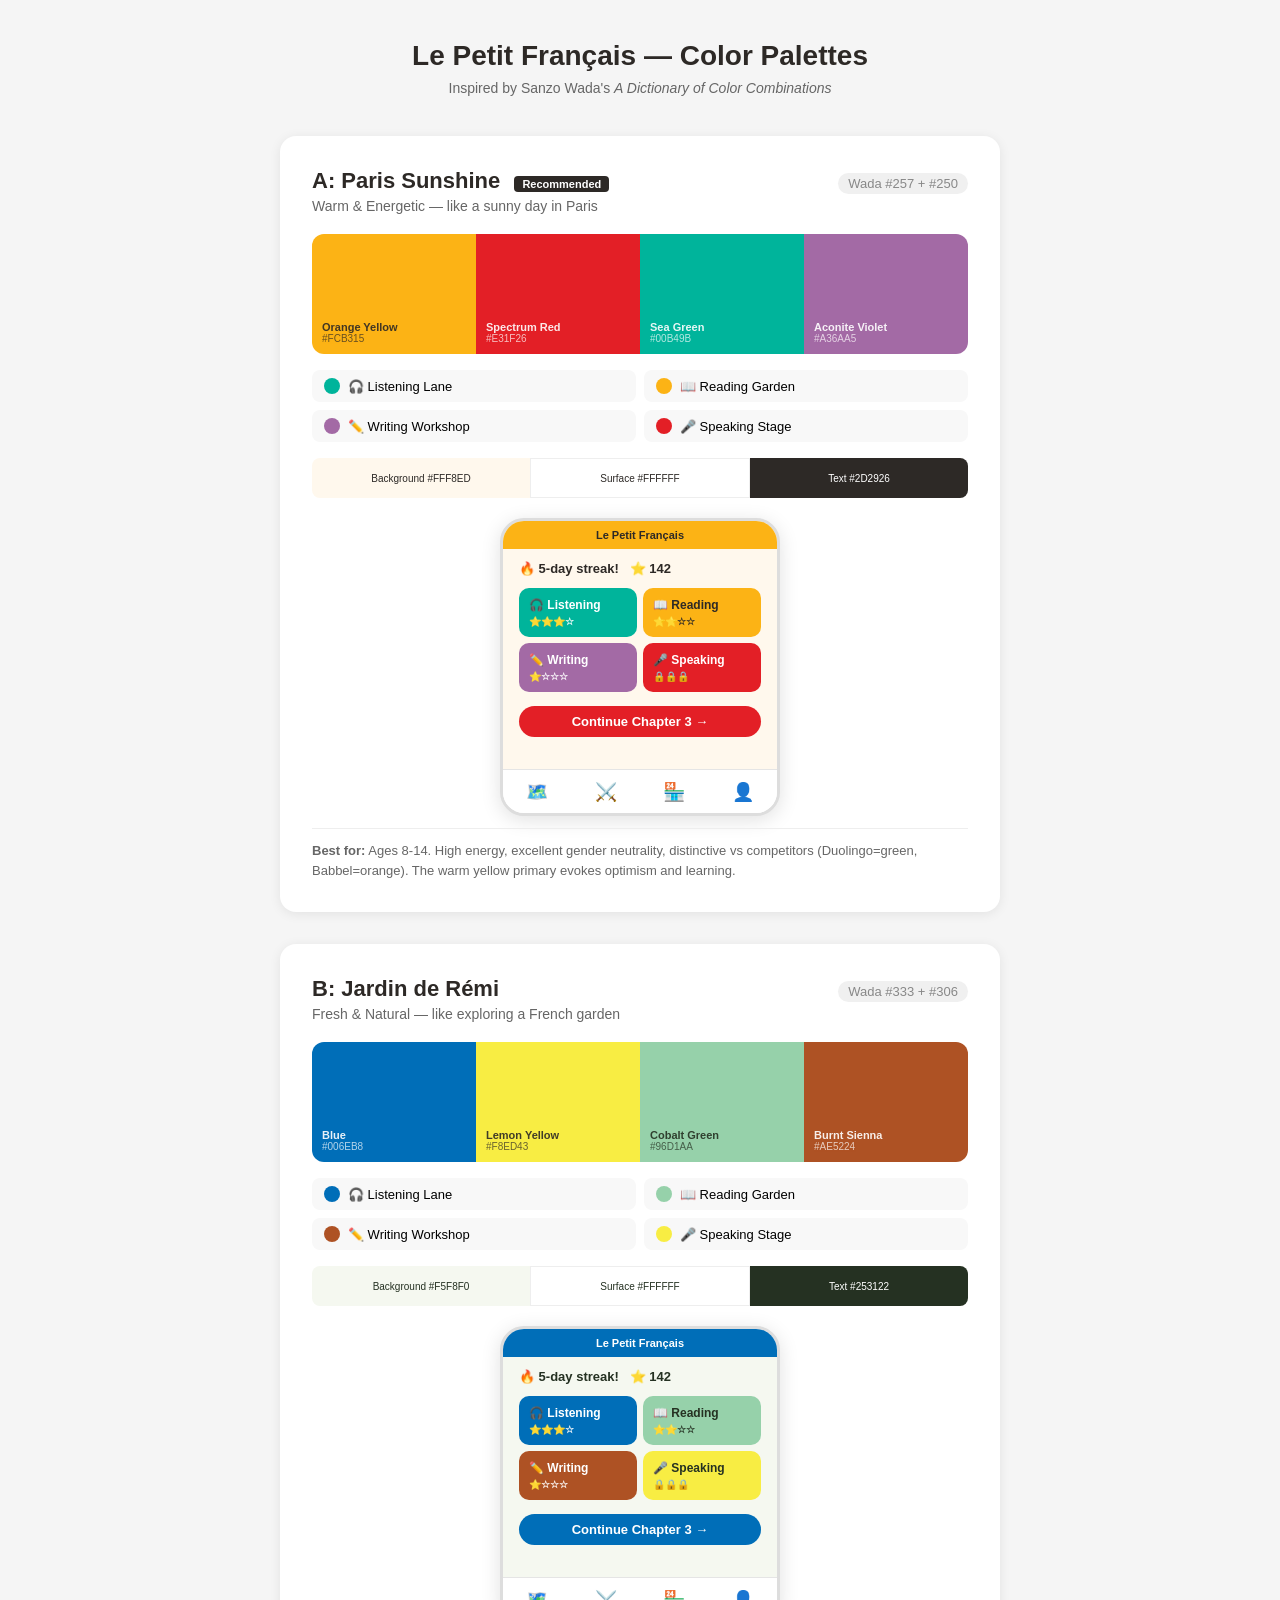
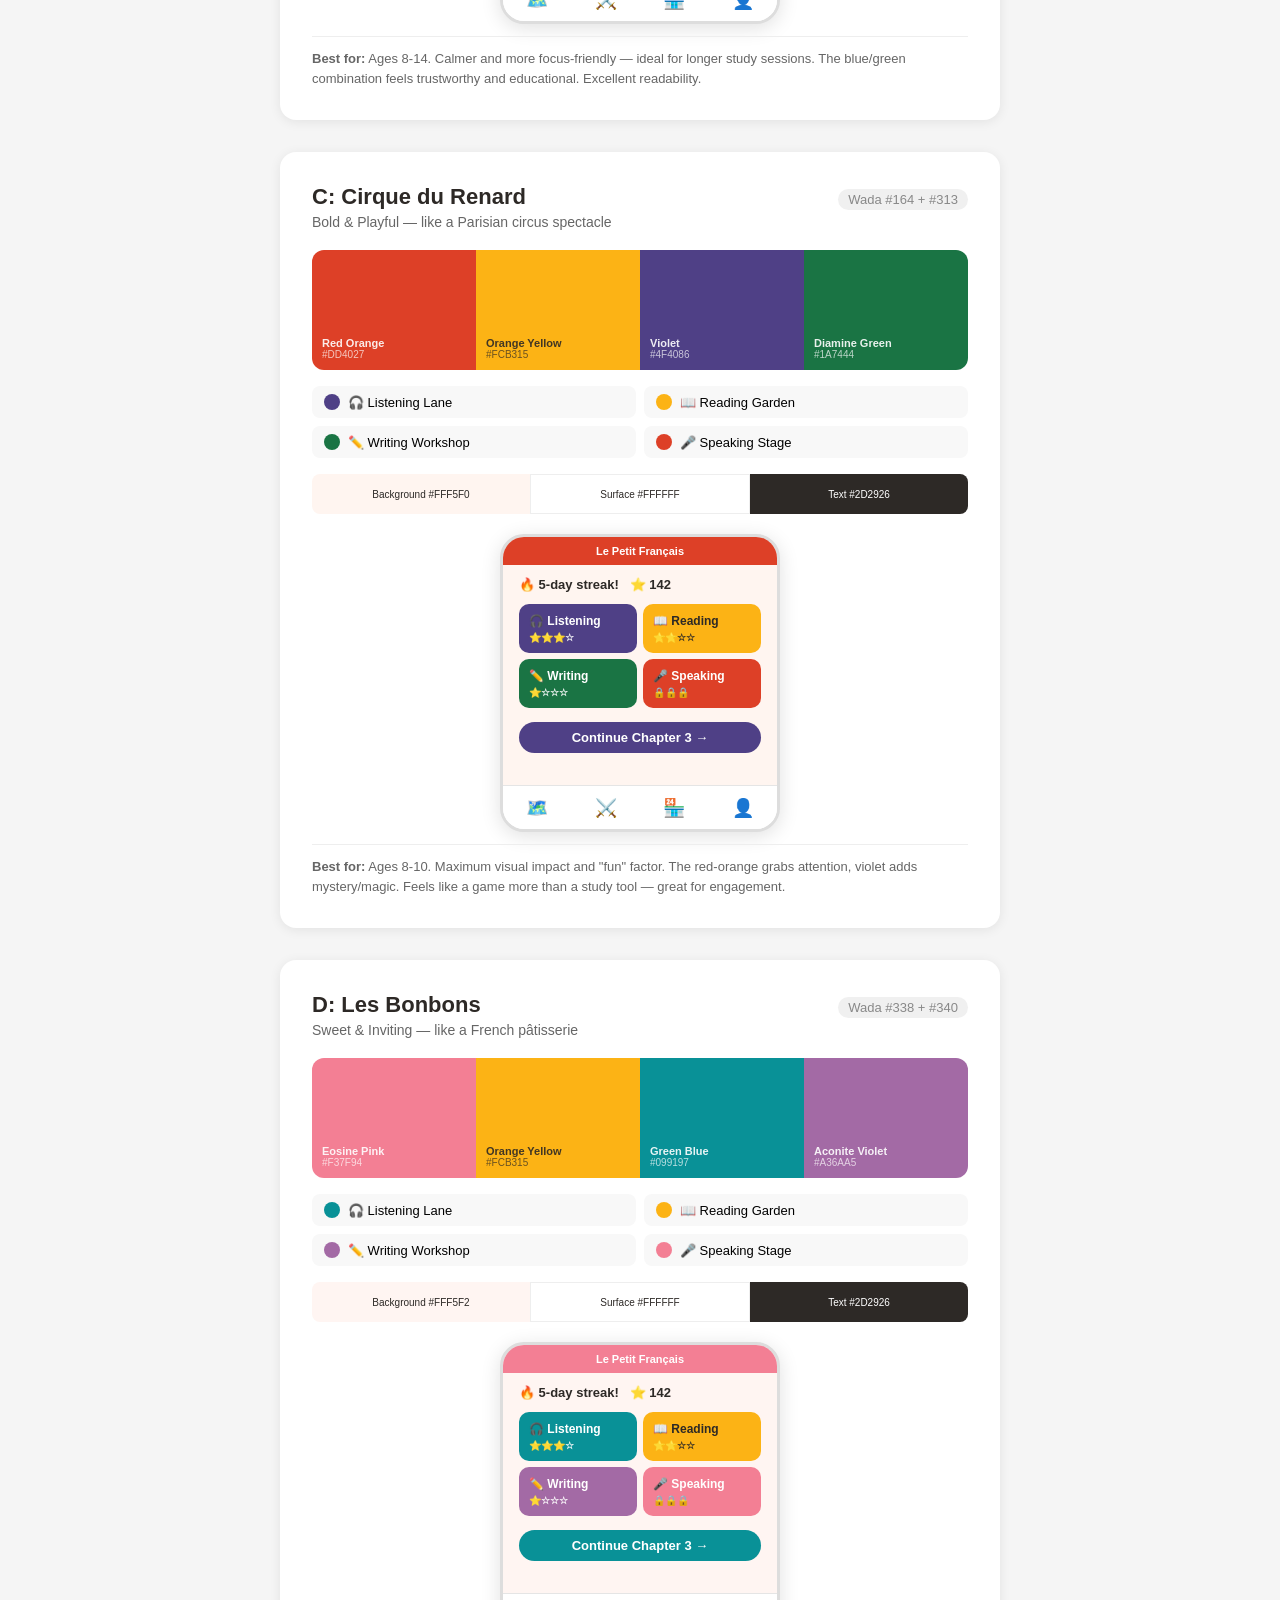
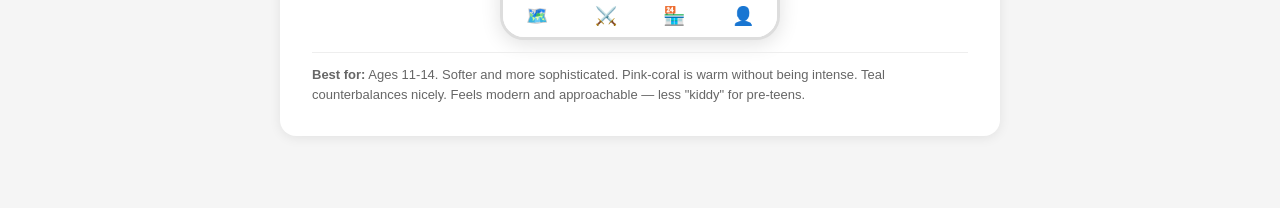
<file: docs/design/color-preview.html>
<!DOCTYPE html>
<html lang="en">
<head>
<meta charset="UTF-8">
<meta name="viewport" content="width=device-width, initial-scale=1.0">
<title>Le Petit Francais — Color Palette Options</title>
<style>
  * { box-sizing: border-box; margin: 0; padding: 0; }
  body { font-family: -apple-system, 'Helvetica Neue', sans-serif; background: #f5f5f5; padding: 40px 20px; }
  h1 { text-align: center; font-size: 28px; margin-bottom: 8px; color: #2D2926; }
  .subtitle { text-align: center; color: #666; margin-bottom: 40px; font-size: 14px; }
  .palette { background: white; border-radius: 16px; padding: 32px; margin: 0 auto 32px; max-width: 720px; box-shadow: 0 2px 12px rgba(0,0,0,0.08); }
  .palette-header { display: flex; justify-content: space-between; align-items: baseline; margin-bottom: 4px; }
  .palette-name { font-size: 22px; font-weight: 700; color: #2D2926; }
  .palette-tag { font-size: 13px; color: #888; background: #f0f0f0; padding: 3px 10px; border-radius: 20px; }
  .palette-desc { color: #666; font-size: 14px; margin-bottom: 20px; }
  .swatches { display: flex; gap: 0; border-radius: 12px; overflow: hidden; height: 120px; margin-bottom: 16px; }
  .swatch { flex: 1; display: flex; flex-direction: column; justify-content: flex-end; padding: 10px; }
  .swatch span { font-size: 11px; font-weight: 600; opacity: 0.9; }
  .swatch .hex { font-weight: 400; font-size: 10px; opacity: 0.7; }
  .world-map { display: grid; grid-template-columns: 1fr 1fr; gap: 8px; margin-bottom: 16px; }
  .world { display: flex; align-items: center; gap: 8px; padding: 8px 12px; border-radius: 8px; background: #f8f8f8; font-size: 13px; }
  .world-dot { width: 16px; height: 16px; border-radius: 50%; flex-shrink: 0; }
  .bg-strip { display: flex; gap: 0; border-radius: 8px; overflow: hidden; height: 40px; }
  .bg-strip div { flex: 1; display: flex; align-items: center; justify-content: center; font-size: 10px; }
  .notes { font-size: 13px; color: #666; line-height: 1.5; margin-top: 12px; padding-top: 12px; border-top: 1px solid #eee; }
  .phone-mockup { max-width: 280px; margin: 20px auto 0; background: #fff; border-radius: 24px; overflow: hidden; box-shadow: 0 4px 20px rgba(0,0,0,0.12); border: 3px solid #ddd; }
  .phone-status { height: 28px; display: flex; align-items: center; justify-content: center; font-size: 11px; font-weight: 600; }
  .phone-body { padding: 12px 16px; min-height: 220px; }
  .phone-nav { display: flex; height: 44px; border-top: 1px solid rgba(0,0,0,0.1); }
  .phone-nav div { flex: 1; display: flex; align-items: center; justify-content: center; font-size: 18px; }
  .btn-mock { display: inline-block; padding: 8px 20px; border-radius: 20px; color: white; font-size: 13px; font-weight: 600; margin-top: 8px; }
  .stars { font-size: 10px; margin-top: 4px; }
  .rec { display: inline-block; background: #2D2926; color: white; font-size: 11px; padding: 2px 8px; border-radius: 4px; margin-left: 8px; }
</style>
</head>
<body>

<h1>Le Petit Fran&ccedil;ais — Color Palettes</h1>
<p class="subtitle">Inspired by Sanzo Wada's <em>A Dictionary of Color Combinations</em></p>

<!-- ═══════════════ OPTION A ═══════════════ -->
<div class="palette">
  <div class="palette-header">
    <div class="palette-name">A: Paris Sunshine <span class="rec">Recommended</span></div>
    <div class="palette-tag">Wada #257 + #250</div>
  </div>
  <p class="palette-desc">Warm &amp; Energetic — like a sunny day in Paris</p>
  <div class="swatches">
    <div class="swatch" style="background:#FCB315;"><span style="color:#2D2926;">Orange Yellow</span><span class="hex" style="color:#2D2926;">#FCB315</span></div>
    <div class="swatch" style="background:#E31F26;"><span style="color:#fff;">Spectrum Red</span><span class="hex" style="color:#fff;">#E31F26</span></div>
    <div class="swatch" style="background:#00B49B;"><span style="color:#fff;">Sea Green</span><span class="hex" style="color:#fff;">#00B49B</span></div>
    <div class="swatch" style="background:#A36AA5;"><span style="color:#fff;">Aconite Violet</span><span class="hex" style="color:#fff;">#A36AA5</span></div>
  </div>
  <div class="world-map">
    <div class="world"><div class="world-dot" style="background:#00B49B;"></div>🎧 Listening Lane</div>
    <div class="world"><div class="world-dot" style="background:#FCB315;"></div>📖 Reading Garden</div>
    <div class="world"><div class="world-dot" style="background:#A36AA5;"></div>✏️ Writing Workshop</div>
    <div class="world"><div class="world-dot" style="background:#E31F26;"></div>🎤 Speaking Stage</div>
  </div>
  <div class="bg-strip">
    <div style="background:#FFF8ED; color:#2D2926;">Background #FFF8ED</div>
    <div style="background:#FFFFFF; color:#2D2926; border:1px solid #eee;">Surface #FFFFFF</div>
    <div style="background:#2D2926; color:#fff;">Text #2D2926</div>
  </div>
  <!-- Mini phone mockup -->
  <div class="phone-mockup">
    <div class="phone-status" style="background:#FCB315; color:#2D2926;">Le Petit Fran&ccedil;ais</div>
    <div class="phone-body" style="background:#FFF8ED;">
      <div style="font-size:13px; color:#2D2926; font-weight:600;">🔥 5-day streak! &nbsp; ⭐ 142</div>
      <div style="display:grid; grid-template-columns:1fr 1fr; gap:6px; margin-top:12px;">
        <div style="background:#00B49B; border-radius:10px; padding:10px; color:#fff; font-size:12px; font-weight:600;">🎧 Listening<div class="stars">⭐⭐⭐☆</div></div>
        <div style="background:#FCB315; border-radius:10px; padding:10px; color:#2D2926; font-size:12px; font-weight:600;">📖 Reading<div class="stars">⭐⭐☆☆</div></div>
        <div style="background:#A36AA5; border-radius:10px; padding:10px; color:#fff; font-size:12px; font-weight:600;">✏️ Writing<div class="stars">⭐☆☆☆</div></div>
        <div style="background:#E31F26; border-radius:10px; padding:10px; color:#fff; font-size:12px; font-weight:600;">🎤 Speaking<div class="stars">🔒🔒🔒</div></div>
      </div>
      <div class="btn-mock" style="background:#E31F26; margin-top:14px; text-align:center; width:100%;">Continue Chapter 3 →</div>
    </div>
    <div class="phone-nav" style="background:#fff;">
      <div>🗺️</div><div>⚔️</div><div>🏪</div><div>👤</div>
    </div>
  </div>
  <p class="notes"><strong>Best for:</strong> Ages 8-14. High energy, excellent gender neutrality, distinctive vs competitors (Duolingo=green, Babbel=orange). The warm yellow primary evokes optimism and learning.</p>
</div>

<!-- ═══════════════ OPTION B ═══════════════ -->
<div class="palette">
  <div class="palette-header">
    <div class="palette-name">B: Jardin de R&eacute;mi</div>
    <div class="palette-tag">Wada #333 + #306</div>
  </div>
  <p class="palette-desc">Fresh &amp; Natural — like exploring a French garden</p>
  <div class="swatches">
    <div class="swatch" style="background:#006EB8;"><span style="color:#fff;">Blue</span><span class="hex" style="color:#fff;">#006EB8</span></div>
    <div class="swatch" style="background:#F8ED43;"><span style="color:#2D2926;">Lemon Yellow</span><span class="hex" style="color:#2D2926;">#F8ED43</span></div>
    <div class="swatch" style="background:#96D1AA;"><span style="color:#253122;">Cobalt Green</span><span class="hex" style="color:#253122;">#96D1AA</span></div>
    <div class="swatch" style="background:#AE5224;"><span style="color:#fff;">Burnt Sienna</span><span class="hex" style="color:#fff;">#AE5224</span></div>
  </div>
  <div class="world-map">
    <div class="world"><div class="world-dot" style="background:#006EB8;"></div>🎧 Listening Lane</div>
    <div class="world"><div class="world-dot" style="background:#96D1AA;"></div>📖 Reading Garden</div>
    <div class="world"><div class="world-dot" style="background:#AE5224;"></div>✏️ Writing Workshop</div>
    <div class="world"><div class="world-dot" style="background:#F8ED43;"></div>🎤 Speaking Stage</div>
  </div>
  <div class="bg-strip">
    <div style="background:#F5F8F0; color:#253122;">Background #F5F8F0</div>
    <div style="background:#FFFFFF; color:#253122; border:1px solid #eee;">Surface #FFFFFF</div>
    <div style="background:#253122; color:#fff;">Text #253122</div>
  </div>
  <div class="phone-mockup">
    <div class="phone-status" style="background:#006EB8; color:#fff;">Le Petit Fran&ccedil;ais</div>
    <div class="phone-body" style="background:#F5F8F0;">
      <div style="font-size:13px; color:#253122; font-weight:600;">🔥 5-day streak! &nbsp; ⭐ 142</div>
      <div style="display:grid; grid-template-columns:1fr 1fr; gap:6px; margin-top:12px;">
        <div style="background:#006EB8; border-radius:10px; padding:10px; color:#fff; font-size:12px; font-weight:600;">🎧 Listening<div class="stars">⭐⭐⭐☆</div></div>
        <div style="background:#96D1AA; border-radius:10px; padding:10px; color:#253122; font-size:12px; font-weight:600;">📖 Reading<div class="stars">⭐⭐☆☆</div></div>
        <div style="background:#AE5224; border-radius:10px; padding:10px; color:#fff; font-size:12px; font-weight:600;">✏️ Writing<div class="stars">⭐☆☆☆</div></div>
        <div style="background:#F8ED43; border-radius:10px; padding:10px; color:#253122; font-size:12px; font-weight:600;">🎤 Speaking<div class="stars">🔒🔒🔒</div></div>
      </div>
      <div class="btn-mock" style="background:#006EB8; margin-top:14px; text-align:center; width:100%;">Continue Chapter 3 →</div>
    </div>
    <div class="phone-nav" style="background:#fff;">
      <div>🗺️</div><div>⚔️</div><div>🏪</div><div>👤</div>
    </div>
  </div>
  <p class="notes"><strong>Best for:</strong> Ages 8-14. Calmer and more focus-friendly — ideal for longer study sessions. The blue/green combination feels trustworthy and educational. Excellent readability.</p>
</div>

<!-- ═══════════════ OPTION C ═══════════════ -->
<div class="palette">
  <div class="palette-header">
    <div class="palette-name">C: Cirque du Renard</div>
    <div class="palette-tag">Wada #164 + #313</div>
  </div>
  <p class="palette-desc">Bold &amp; Playful — like a Parisian circus spectacle</p>
  <div class="swatches">
    <div class="swatch" style="background:#DD4027;"><span style="color:#fff;">Red Orange</span><span class="hex" style="color:#fff;">#DD4027</span></div>
    <div class="swatch" style="background:#FCB315;"><span style="color:#2D2926;">Orange Yellow</span><span class="hex" style="color:#2D2926;">#FCB315</span></div>
    <div class="swatch" style="background:#4F4086;"><span style="color:#fff;">Violet</span><span class="hex" style="color:#fff;">#4F4086</span></div>
    <div class="swatch" style="background:#1A7444;"><span style="color:#fff;">Diamine Green</span><span class="hex" style="color:#fff;">#1A7444</span></div>
  </div>
  <div class="world-map">
    <div class="world"><div class="world-dot" style="background:#4F4086;"></div>🎧 Listening Lane</div>
    <div class="world"><div class="world-dot" style="background:#FCB315;"></div>📖 Reading Garden</div>
    <div class="world"><div class="world-dot" style="background:#1A7444;"></div>✏️ Writing Workshop</div>
    <div class="world"><div class="world-dot" style="background:#DD4027;"></div>🎤 Speaking Stage</div>
  </div>
  <div class="bg-strip">
    <div style="background:#FFF5F0; color:#2D2926;">Background #FFF5F0</div>
    <div style="background:#FFFFFF; color:#2D2926; border:1px solid #eee;">Surface #FFFFFF</div>
    <div style="background:#2D2926; color:#fff;">Text #2D2926</div>
  </div>
  <div class="phone-mockup">
    <div class="phone-status" style="background:#DD4027; color:#fff;">Le Petit Fran&ccedil;ais</div>
    <div class="phone-body" style="background:#FFF5F0;">
      <div style="font-size:13px; color:#2D2926; font-weight:600;">🔥 5-day streak! &nbsp; ⭐ 142</div>
      <div style="display:grid; grid-template-columns:1fr 1fr; gap:6px; margin-top:12px;">
        <div style="background:#4F4086; border-radius:10px; padding:10px; color:#fff; font-size:12px; font-weight:600;">🎧 Listening<div class="stars">⭐⭐⭐☆</div></div>
        <div style="background:#FCB315; border-radius:10px; padding:10px; color:#2D2926; font-size:12px; font-weight:600;">📖 Reading<div class="stars">⭐⭐☆☆</div></div>
        <div style="background:#1A7444; border-radius:10px; padding:10px; color:#fff; font-size:12px; font-weight:600;">✏️ Writing<div class="stars">⭐☆☆☆</div></div>
        <div style="background:#DD4027; border-radius:10px; padding:10px; color:#fff; font-size:12px; font-weight:600;">🎤 Speaking<div class="stars">🔒🔒🔒</div></div>
      </div>
      <div class="btn-mock" style="background:#4F4086; margin-top:14px; text-align:center; width:100%;">Continue Chapter 3 →</div>
    </div>
    <div class="phone-nav" style="background:#fff;">
      <div>🗺️</div><div>⚔️</div><div>🏪</div><div>👤</div>
    </div>
  </div>
  <p class="notes"><strong>Best for:</strong> Ages 8-10. Maximum visual impact and "fun" factor. The red-orange grabs attention, violet adds mystery/magic. Feels like a game more than a study tool — great for engagement.</p>
</div>

<!-- ═══════════════ OPTION D ═══════════════ -->
<div class="palette">
  <div class="palette-header">
    <div class="palette-name">D: Les Bonbons</div>
    <div class="palette-tag">Wada #338 + #340</div>
  </div>
  <p class="palette-desc">Sweet &amp; Inviting — like a French p&acirc;tisserie</p>
  <div class="swatches">
    <div class="swatch" style="background:#F37F94;"><span style="color:#fff;">Eosine Pink</span><span class="hex" style="color:#fff;">#F37F94</span></div>
    <div class="swatch" style="background:#FCB315;"><span style="color:#2D2926;">Orange Yellow</span><span class="hex" style="color:#2D2926;">#FCB315</span></div>
    <div class="swatch" style="background:#099197;"><span style="color:#fff;">Green Blue</span><span class="hex" style="color:#fff;">#099197</span></div>
    <div class="swatch" style="background:#A36AA5;"><span style="color:#fff;">Aconite Violet</span><span class="hex" style="color:#fff;">#A36AA5</span></div>
  </div>
  <div class="world-map">
    <div class="world"><div class="world-dot" style="background:#099197;"></div>🎧 Listening Lane</div>
    <div class="world"><div class="world-dot" style="background:#FCB315;"></div>📖 Reading Garden</div>
    <div class="world"><div class="world-dot" style="background:#A36AA5;"></div>✏️ Writing Workshop</div>
    <div class="world"><div class="world-dot" style="background:#F37F94;"></div>🎤 Speaking Stage</div>
  </div>
  <div class="bg-strip">
    <div style="background:#FFF5F2; color:#2D2926;">Background #FFF5F2</div>
    <div style="background:#FFFFFF; color:#2D2926; border:1px solid #eee;">Surface #FFFFFF</div>
    <div style="background:#2D2926; color:#fff;">Text #2D2926</div>
  </div>
  <div class="phone-mockup">
    <div class="phone-status" style="background:#F37F94; color:#fff;">Le Petit Fran&ccedil;ais</div>
    <div class="phone-body" style="background:#FFF5F2;">
      <div style="font-size:13px; color:#2D2926; font-weight:600;">🔥 5-day streak! &nbsp; ⭐ 142</div>
      <div style="display:grid; grid-template-columns:1fr 1fr; gap:6px; margin-top:12px;">
        <div style="background:#099197; border-radius:10px; padding:10px; color:#fff; font-size:12px; font-weight:600;">🎧 Listening<div class="stars">⭐⭐⭐☆</div></div>
        <div style="background:#FCB315; border-radius:10px; padding:10px; color:#2D2926; font-size:12px; font-weight:600;">📖 Reading<div class="stars">⭐⭐☆☆</div></div>
        <div style="background:#A36AA5; border-radius:10px; padding:10px; color:#fff; font-size:12px; font-weight:600;">✏️ Writing<div class="stars">⭐☆☆☆</div></div>
        <div style="background:#F37F94; border-radius:10px; padding:10px; color:#fff; font-size:12px; font-weight:600;">🎤 Speaking<div class="stars">🔒🔒🔒</div></div>
      </div>
      <div class="btn-mock" style="background:#099197; margin-top:14px; text-align:center; width:100%;">Continue Chapter 3 →</div>
    </div>
    <div class="phone-nav" style="background:#fff;">
      <div>🗺️</div><div>⚔️</div><div>🏪</div><div>👤</div>
    </div>
  </div>
  <p class="notes"><strong>Best for:</strong> Ages 11-14. Softer and more sophisticated. Pink-coral is warm without being intense. Teal counterbalances nicely. Feels modern and approachable — less "kiddy" for pre-teens.</p>
</div>

</body>
</html>
</file>
